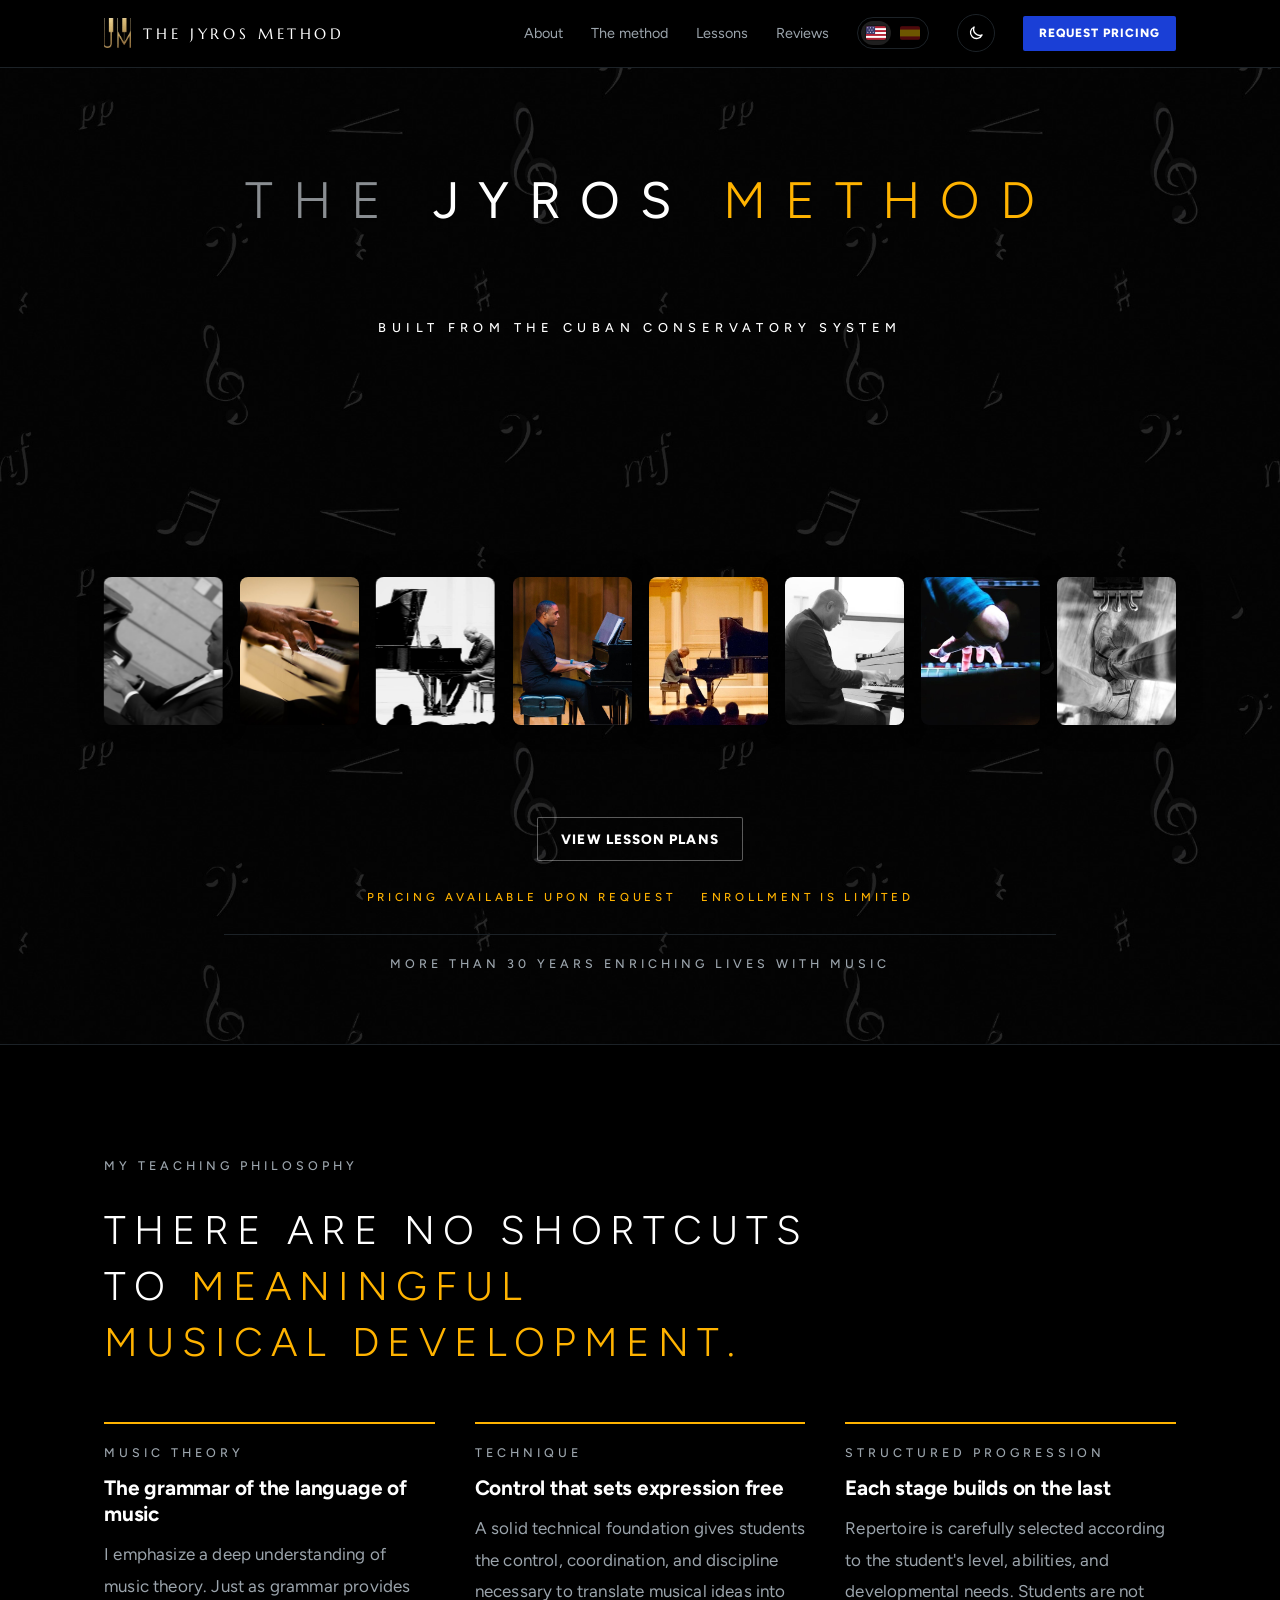
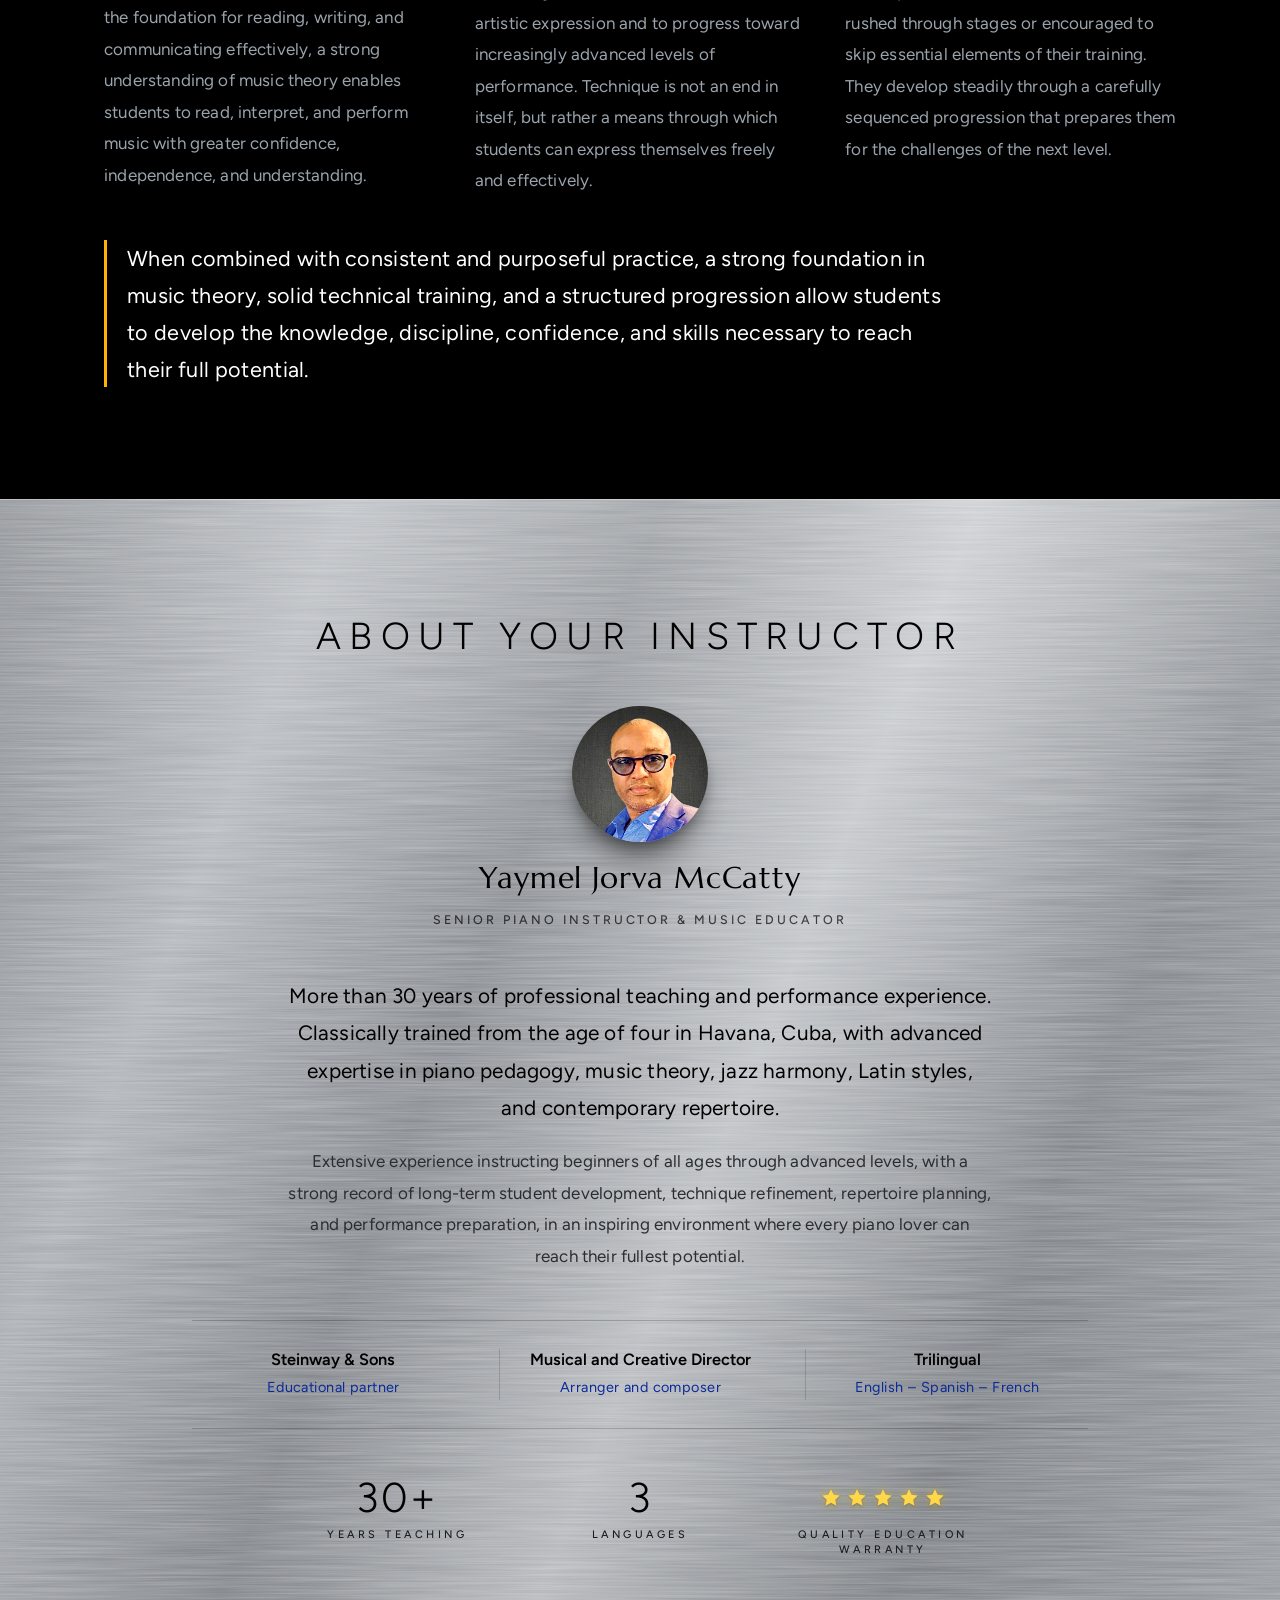
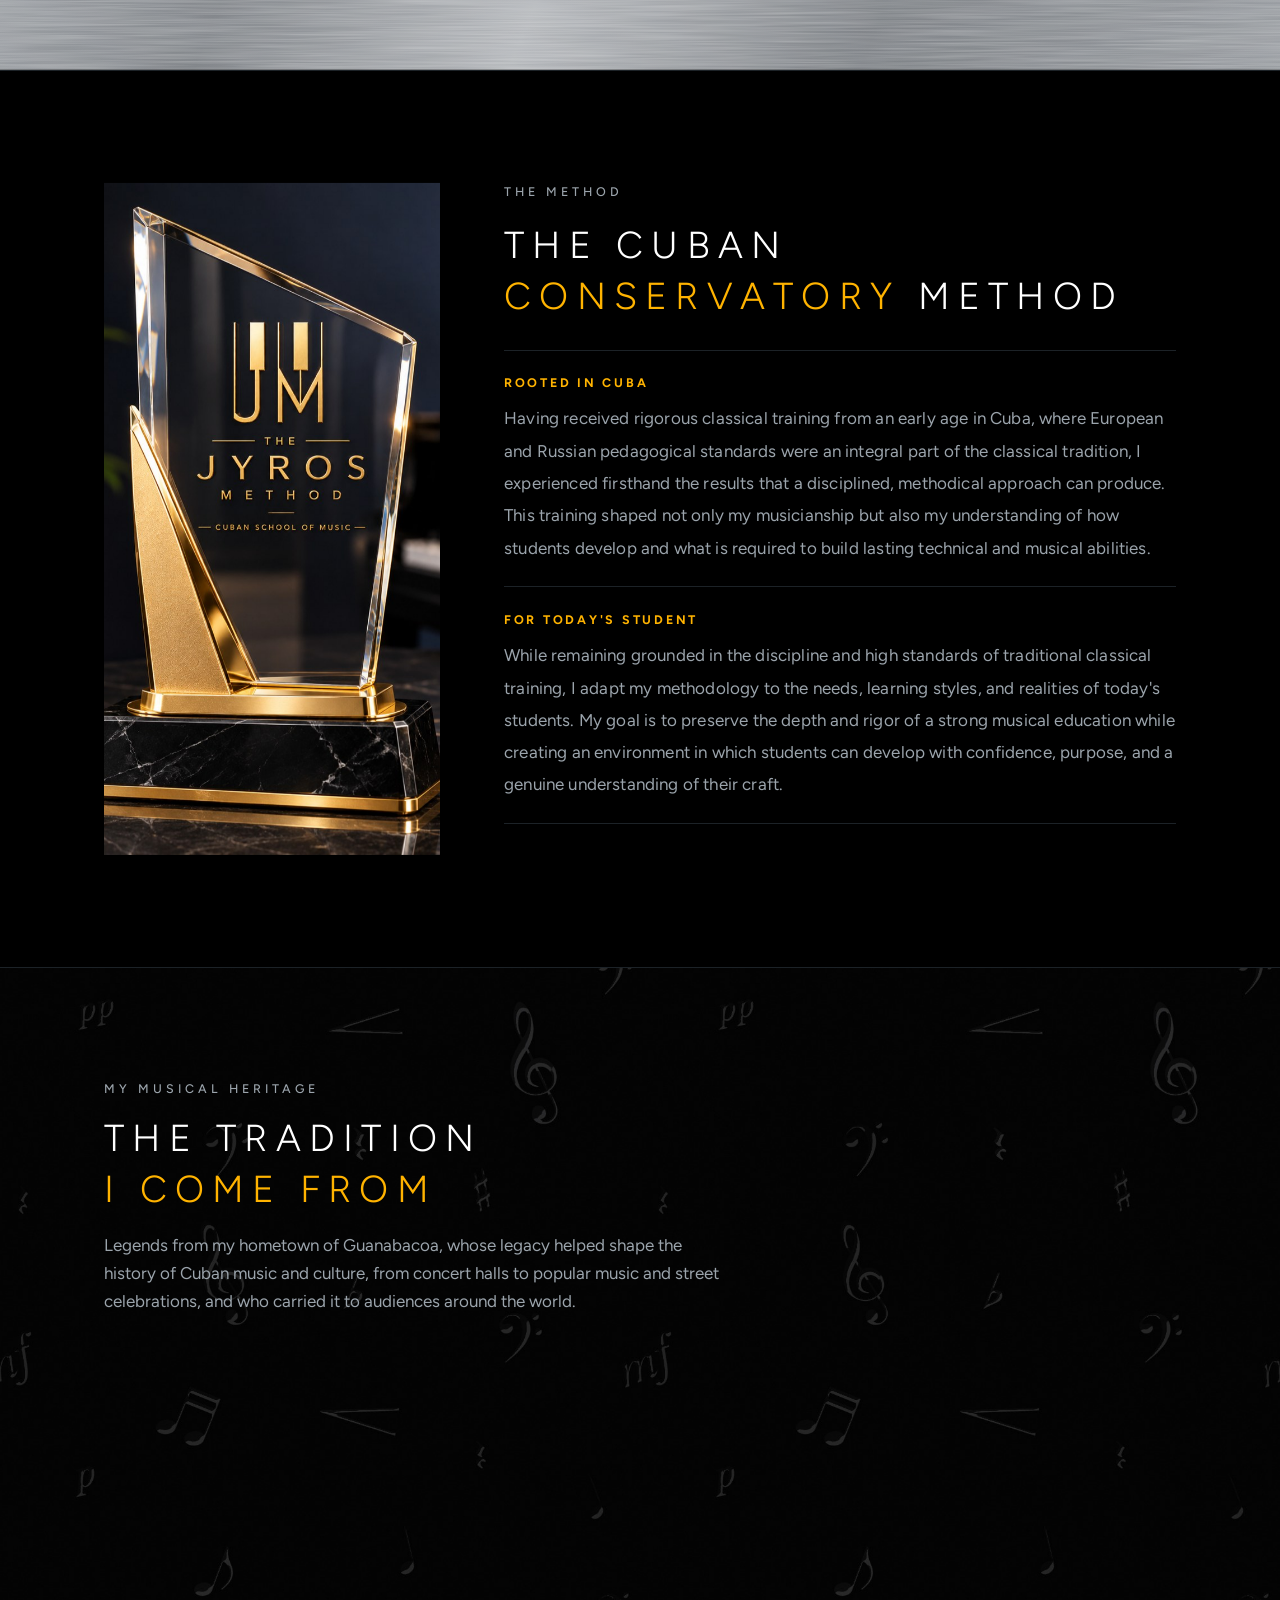
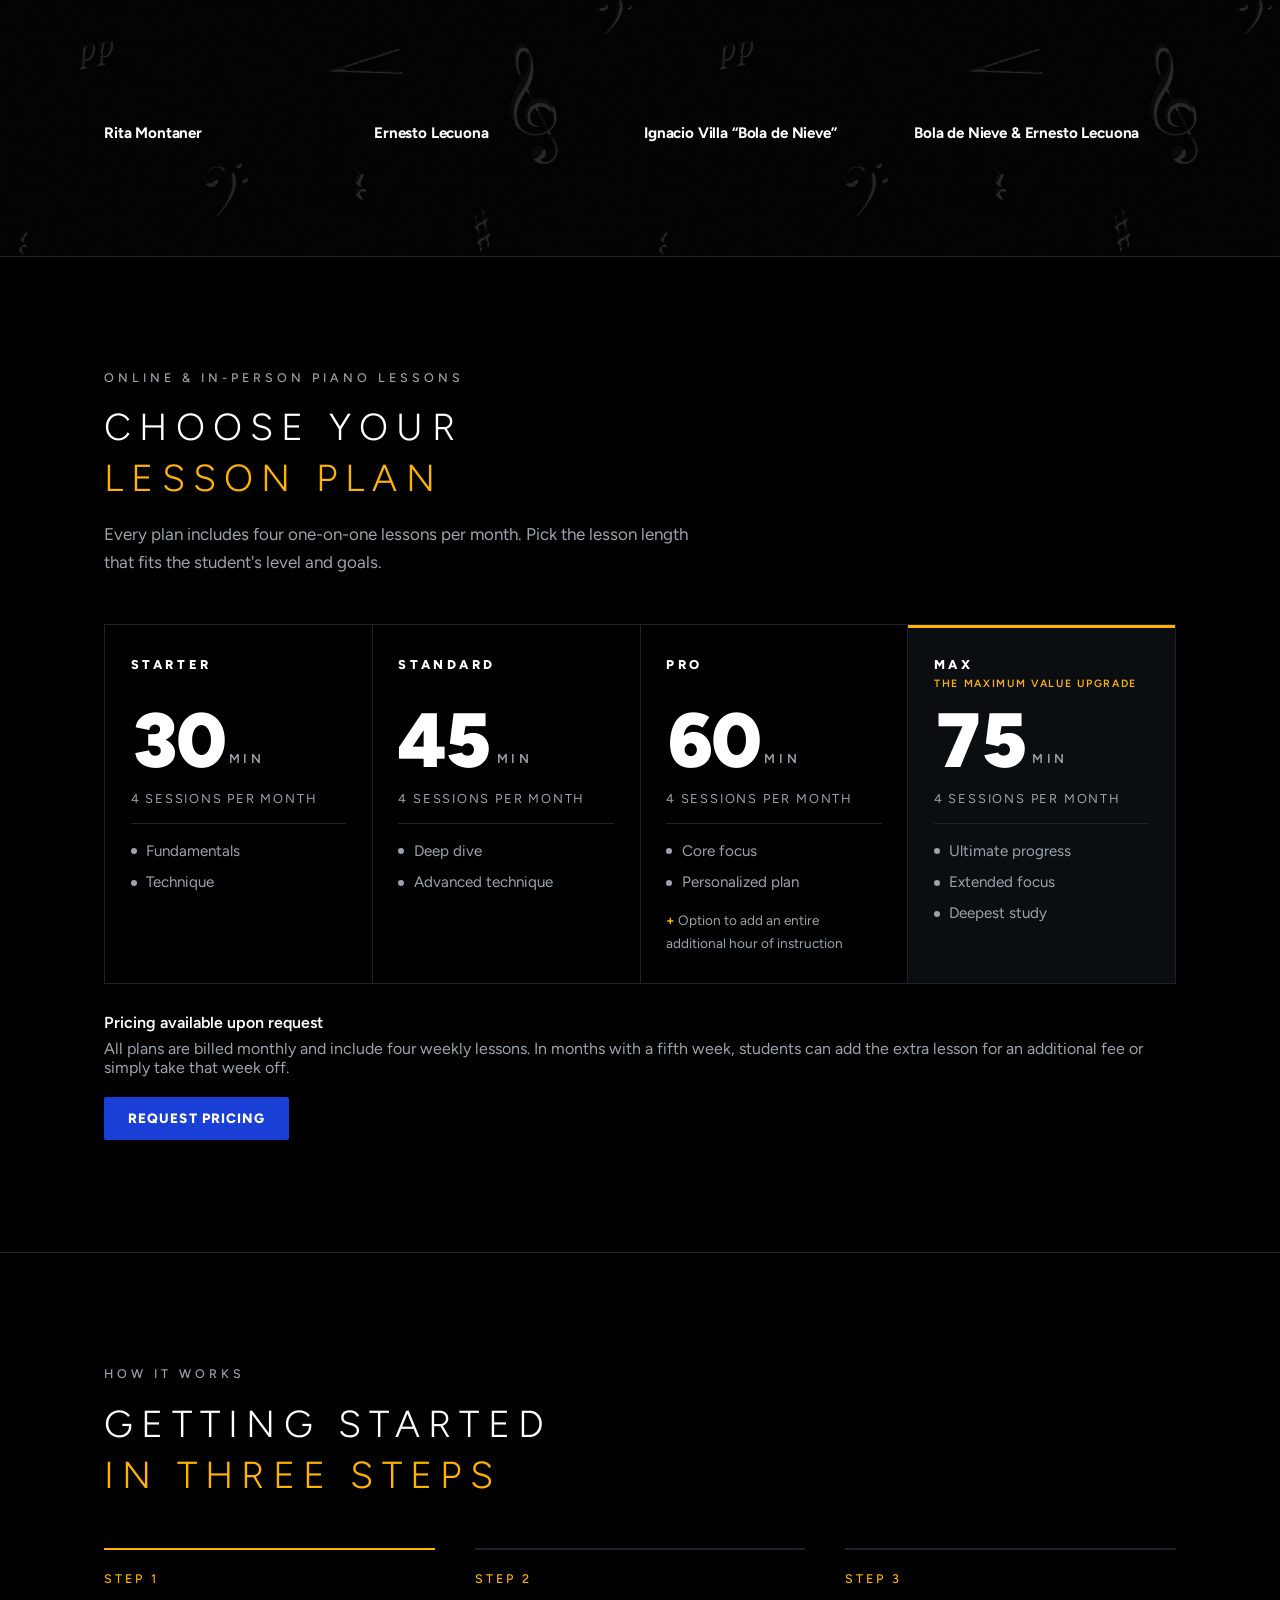
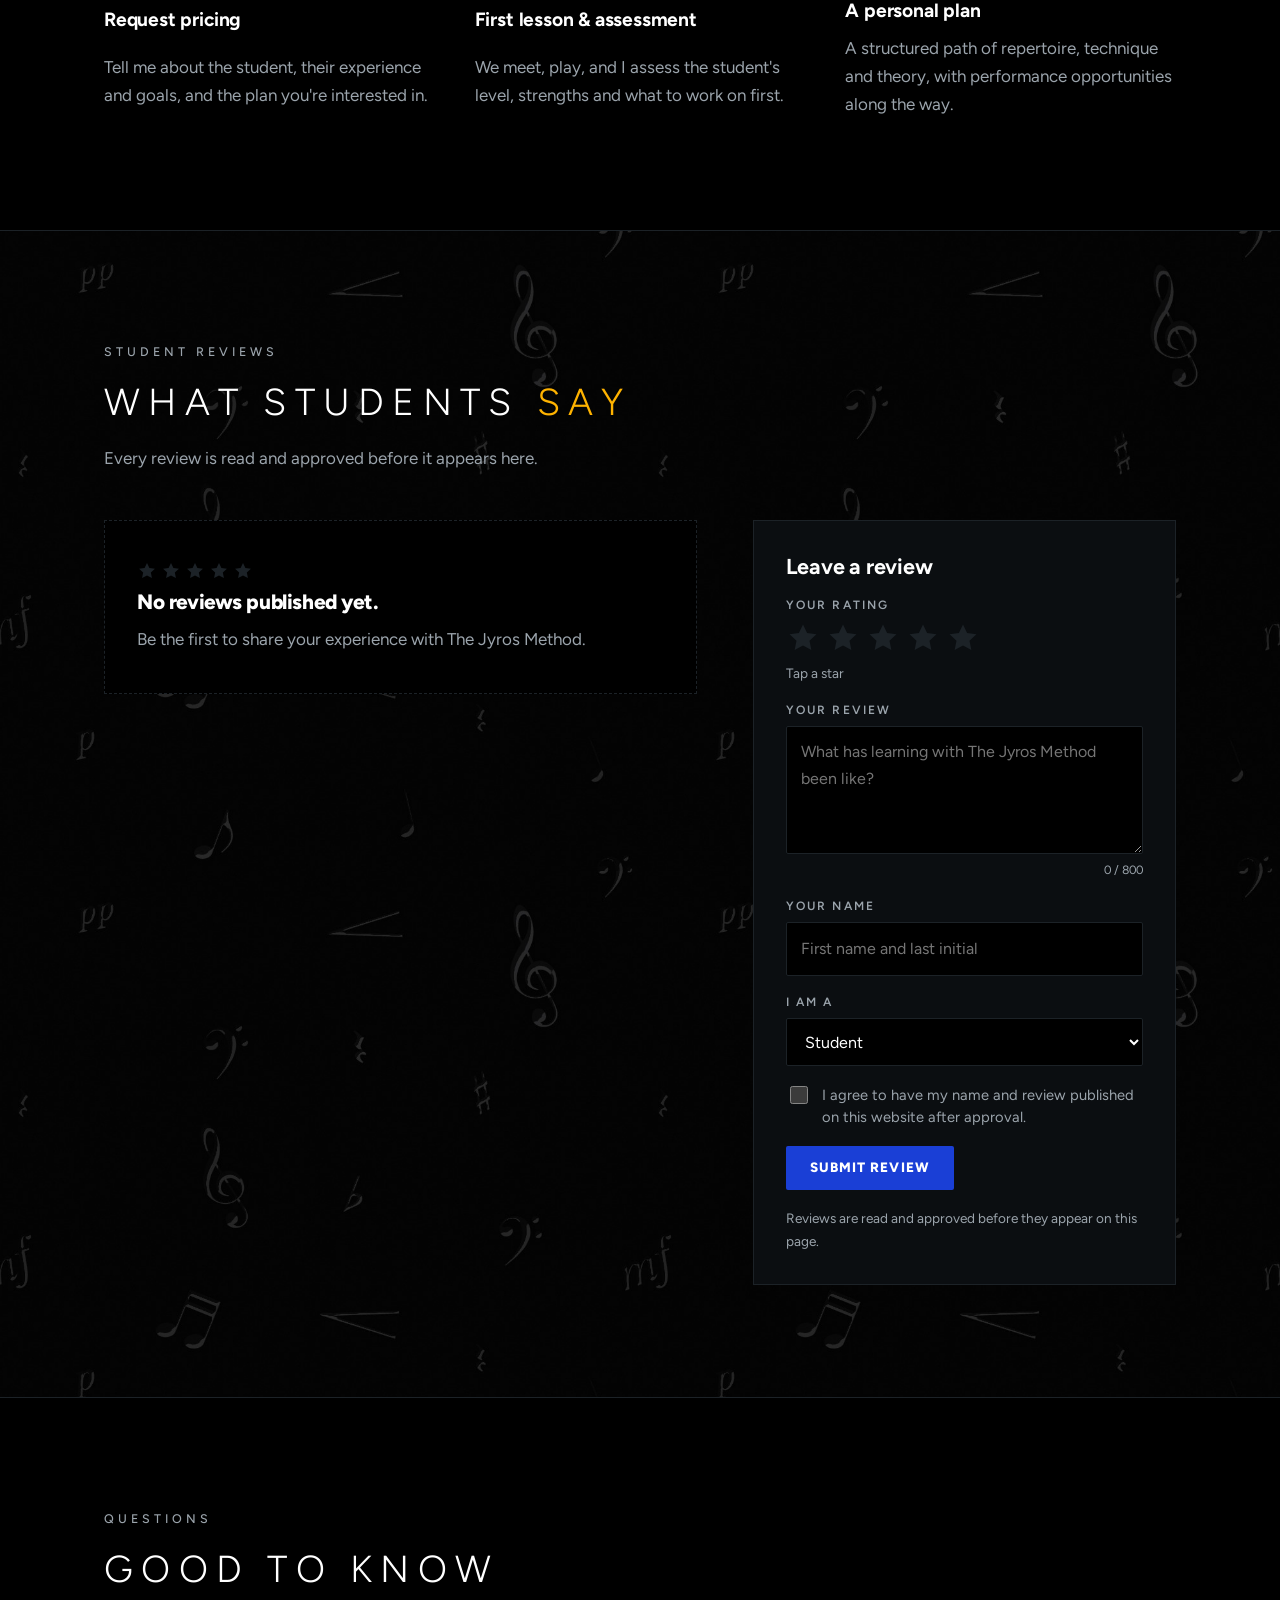
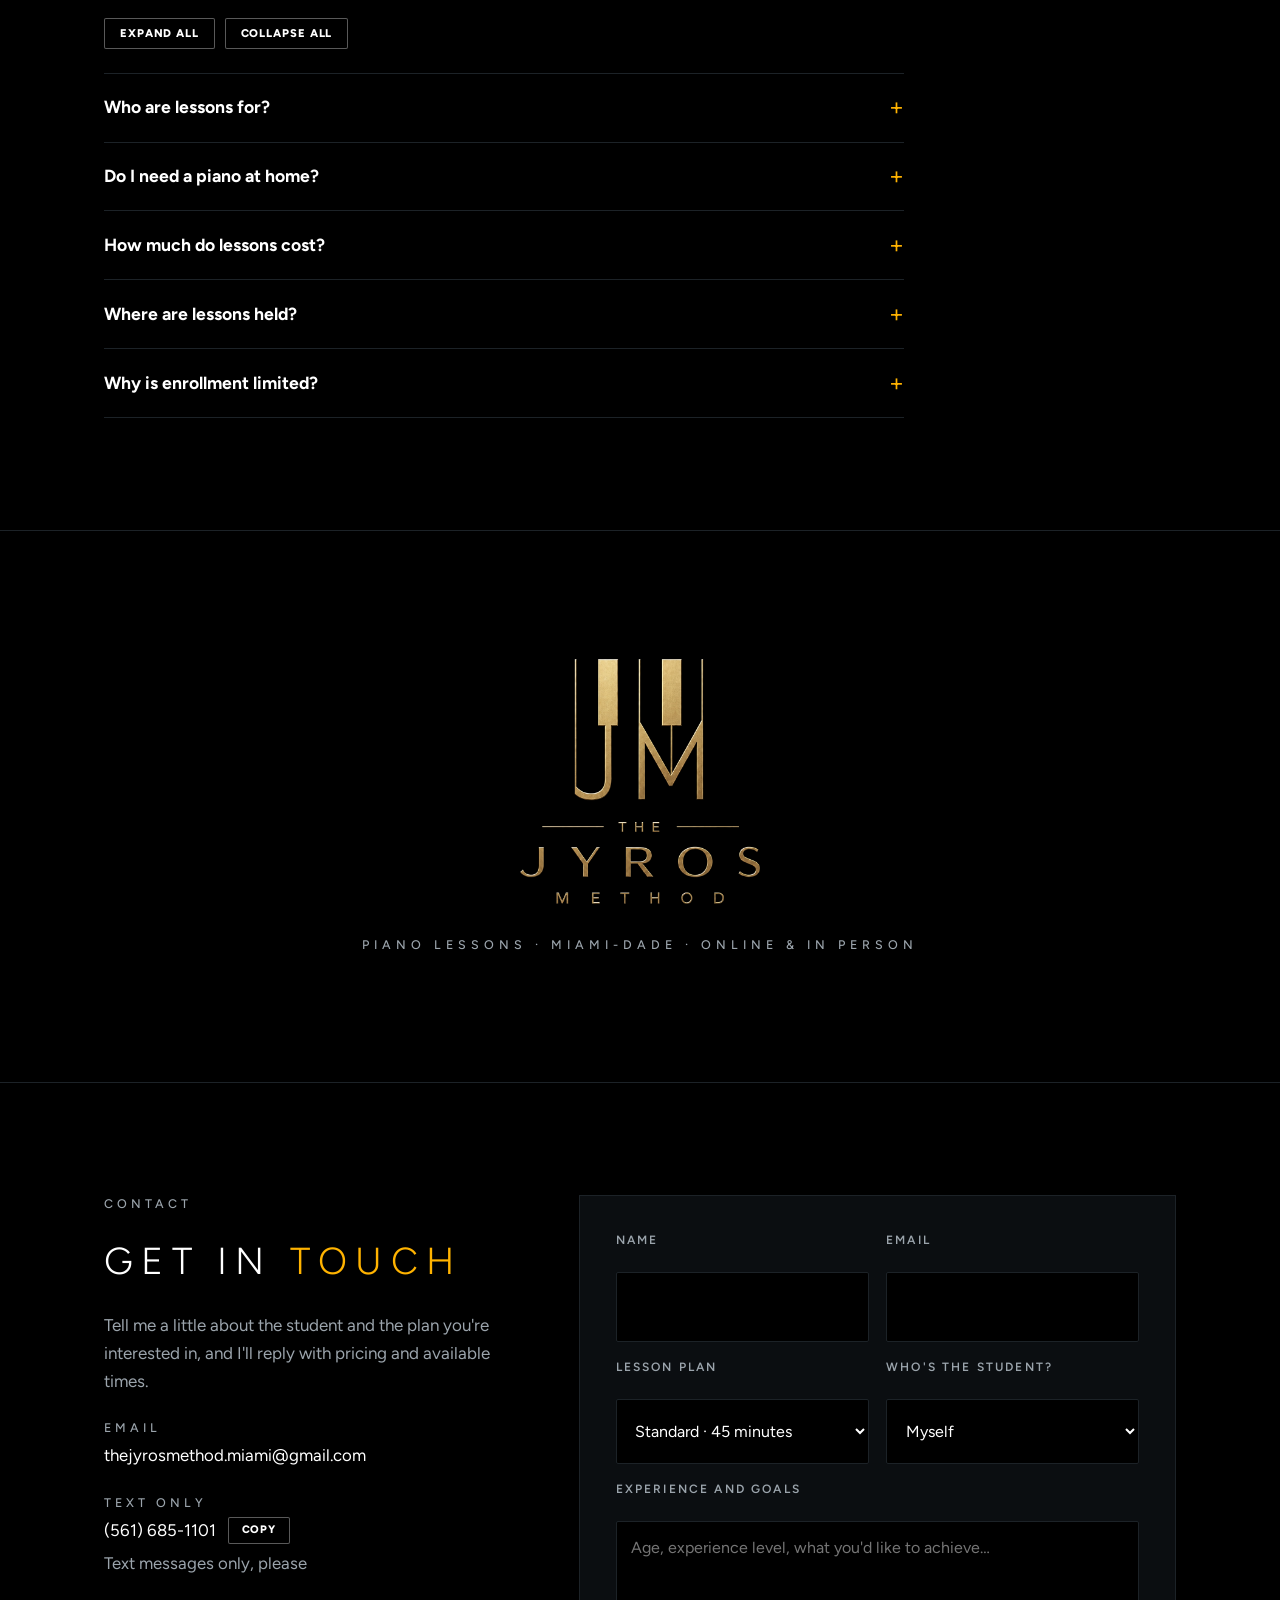
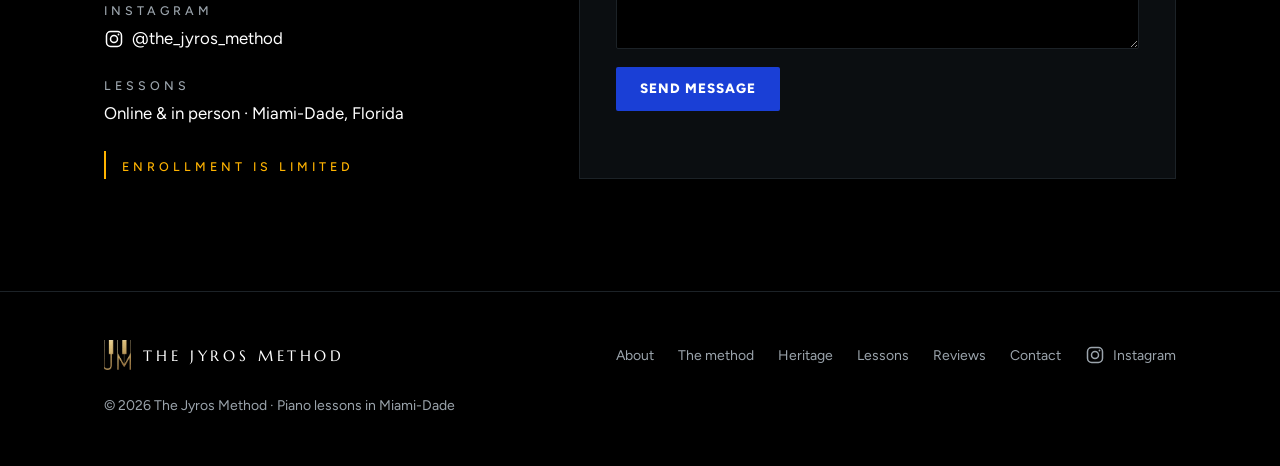
<file: the-jyros-method/index.html>
<!DOCTYPE html>
<html lang="en">
<head>
<meta charset="utf-8">
<meta name="viewport" content="width=device-width, initial-scale=1, viewport-fit=cover">
<title>The Jyros Method</title>
<link rel="icon" href="logo-mark.png">
<meta name="description" content="The Jyros Method: private piano lessons, online and in person in Miami-Dade, with Yaymel Jorva McCatty. Built from the Cuban Conservatory System.">
<link rel="preconnect" href="https://fonts.googleapis.com">
<link rel="preconnect" href="https://fonts.gstatic.com" crossorigin>
<link rel="stylesheet" href="https://fonts.googleapis.com/css2?family=Figtree:wght@200;300;400;500;600;700;800;900&family=Marcellus&display=swap">
<link rel="stylesheet" href="styles.css">
</head>
<body>
<header>
  <div class="wrap nav">
    <a class="brand" href="#top" aria-label="The Jyros Method home">
      <img src="logo-mark.png" alt="" width="27" height="30"><span>THE JYROS METHOD</span>
    </a>
    <ul>
      <li><a href="#about">About</a></li>
      <li><a href="#method">The method</a></li>
      <li><a href="#lessons">Lessons</a></li>
      <li><a href="#reviews">Reviews</a></li>
      <li class="lang-li"><div class="lang" role="group" aria-label="Language"><button type="button" class="lang-btn" data-lang="en" aria-pressed="true" title="English"><svg viewBox="0 0 22 15" aria-hidden="true"><rect width="22" height="15" fill="#b22234"/><g fill="#fff"><rect y="2.14" width="22" height="2.14"/><rect y="6.43" width="22" height="2.14"/><rect y="10.71" width="22" height="2.14"/></g><rect width="10" height="8.57" fill="#3c3b6e"/><g fill="#fff"><circle cx="2" cy="1.8" r=".55"/><circle cx="5" cy="1.8" r=".55"/><circle cx="8" cy="1.8" r=".55"/><circle cx="3.5" cy="4.3" r=".55"/><circle cx="6.5" cy="4.3" r=".55"/><circle cx="2" cy="6.8" r=".55"/><circle cx="5" cy="6.8" r=".55"/><circle cx="8" cy="6.8" r=".55"/></g></svg><span class="sr">English</span></button><button type="button" class="lang-btn" data-lang="es" aria-pressed="false" title="Español"><svg viewBox="0 0 22 15" aria-hidden="true"><rect width="22" height="15" fill="#aa151b"/><rect y="3.75" width="22" height="7.5" fill="#f1bf00"/></svg><span class="sr">Español</span></button></div></li>
      <li class="theme-li"><button class="theme-btn" id="theme-btn" type="button" aria-label="Switch to light theme" title="Light or dark theme"><svg class="moon" viewBox="0 0 24 24" aria-hidden="true"><path d="M20 14.5A8 8 0 0 1 9.5 4a8 8 0 1 0 10.5 10.5z"/></svg><svg class="sun" viewBox="0 0 24 24" aria-hidden="true"><circle cx="12" cy="12" r="4.2"/><path d="M12 2.5v2.2M12 19.3v2.2M2.5 12h2.2M19.3 12h2.2M5.3 5.3l1.6 1.6M17.1 17.1l1.6 1.6M5.3 18.7l1.6-1.6M17.1 6.9l1.6-1.6"/></svg></button></li>
      <li><a class="btn" href="#contact">Request pricing</a></li>
    </ul>
  </div>
</header>

<main id="top">
  <div class="hero">
    <div class="wrap hero-grid">
      <div class="hero-copy">
        <div class="wordmark">
          <h1 data-noi18n><strong><span>The</span> <span class="jy">Jyros</span> <span class="ls">Method</span></strong></h1>
          <span class="caps">Built from the Cuban Conservatory System</span>
        </div>
      </div>
      <div class="strip">
        <div class="stack">
          <div class="tile"><div class="tile-inner"><img src="own-1.jpg" alt="Yaymel Jorva McCatty playing a grand piano in a dark suit" width="1000" height="667" style="object-position:40% 45%"><div class="tile-back"><p>On the piano, melody and harmony live in your own two hands.</p></div></div></div>
          <div class="tile"><div class="tile-inner"><img src="own-2.jpg" alt="Close-up of Yaymel's hands on the keys of a Steinway grand" width="1000" height="658" style="object-position:50% 35%"><div class="tile-back"><p>Studies link music lessons with stronger listening, reading and math skills.</p></div></div></div>
          <div class="tile"><div class="tile-inner"><img src="own-3.jpg" alt="Yaymel performing on stage at Carnegie Hall" width="1000" height="494" style="object-position:30% 50%"><div class="tile-back"><p>A few minutes at the keys can calm the mind and lift your mood.</p></div></div></div>
          <div class="tile"><div class="tile-inner"><img src="own-4.jpg" alt="Yaymel at the piano in concert, in warm stage light" width="867" height="1000" style="object-position:40% 40%"><div class="tile-back"><p>Reading music teaches your brain to think ahead, a skill for life.</p></div></div></div>
          <div class="tile"><div class="tile-inner"><img src="own-5.jpg" alt="Yaymel performing at Carnegie Hall in golden light" width="1000" height="547" style="object-position:30% 55%"><div class="tile-back"><p>Every piece you learn builds patience, discipline and confidence.</p></div></div></div>
          <div class="tile"><div class="tile-inner"><img src="own-6.jpg" alt="Yaymel smiling at the piano in a bright Steinway hall" width="636" height="463" style="object-position:40% 45%"><div class="tile-back"><p>The piano opens the door to every style, from Bach to bolero to jazz.</p></div></div></div>
          <div class="tile"><div class="tile-inner"><img src="own-7b.jpg" alt="Yaymel's hand on the keys in deep blue stage light" width="1000" height="524" style="object-position:30% 55%"><div class="tile-back"><p>It's never too late: learning piano keeps the mind active at any age.</p></div></div></div>
          <div class="tile"><div class="tile-inner"><img src="own-8.jpg" alt="Yaymel's feet resting by the piano pedals, seen from above" width="800" height="1000" style="object-position:50% 30%"><div class="tile-back"><p>One day you'll play the song you love for the people you love.</p></div></div></div>
          <span class="stack-hint" aria-live="polite">Click the top card to flip it</span>
        </div>
      </div>
      <div class="hero-cta">
        <div class="actions">
          <a class="btn ghost" href="#lessons">View lesson plans</a>
        </div>
        <div class="notice">
          <span class="caps">Pricing available upon request</span>
          <span class="caps">Enrollment is limited</span>
        </div>
        <span class="caps years">More than 30 years enriching lives with music</span>
      </div>
    </div>
  </div>

  <section class="statement">
    <div class="wrap">
      <span class="caps">My teaching philosophy</span>
      <p class="philosophy-big" data-es='No hay atajos hacia un <span class="gold">desarrollo musical significativo.</span>'>There are no shortcuts to <span class="gold">meaningful musical development.</span></p>
      <div class="phil-grid">
        <div class="phil">
          <span class="caps">Music theory</span>
          <h3>The grammar of the language of music</h3>
          <p>I emphasize a deep understanding of music theory. Just as grammar provides the foundation for reading, writing, and communicating effectively, a strong understanding of music theory enables students to read, interpret, and perform music with greater confidence, independence, and understanding.</p>
        </div>
        <div class="phil">
          <span class="caps">Technique</span>
          <h3>Control that sets expression free</h3>
          <p>A solid technical foundation gives students the control, coordination, and discipline necessary to translate musical ideas into artistic expression and to progress toward increasingly advanced levels of performance. Technique is not an end in itself, but rather a means through which students can express themselves freely and effectively.</p>
        </div>
        <div class="phil">
          <span class="caps">Structured progression</span>
          <h3>Each stage builds on the last</h3>
          <p>Repertoire is carefully selected according to the student's level, abilities, and developmental needs. Students are not rushed through stages or encouraged to skip essential elements of their training. They develop steadily through a carefully sequenced progression that prepares them for the challenges of the next level.</p>
        </div>
      </div>
      <p class="philosophy-sub">When combined with consistent and purposeful practice, a strong foundation in music theory, solid technical training, and a structured progression allow students to develop the knowledge, discipline, confidence, and skills necessary to reach their full potential.</p>
    </div>
  </section>

  <section id="about">
    <div class="wrap ab">
      <h2 class="about-head">About your instructor</h2>
      <div class="ab-id">
        <img loading="lazy" decoding="async" class="about-portrait" src="portrait-round.jpg" alt="Portrait of Yaymel Jorva McCatty in a blue blazer and round glasses" width="520" height="520">
        <p class="about-name">Yaymel Jorva McCatty</p>
        <span class="caps ab-role">Senior Piano Instructor &amp; Music Educator</span>
      </div>
      <div class="ab-text">
        <p class="about-bio">More than 30 years of professional teaching and performance experience. Classically trained from the age of four in Havana, Cuba, with advanced expertise in piano pedagogy, music theory, jazz harmony, Latin styles, and contemporary repertoire.</p>
        <p class="about-more">Extensive experience instructing beginners of all ages through advanced levels, with a strong record of long-term student development, technique refinement, repertoire planning, and performance preparation, in an inspiring environment where every piano lover can reach their fullest potential.</p>
      </div>
      <ul class="ab-creds">
        <li><strong>Steinway &amp; Sons</strong><span>Educational partner</span></li>
        <li><strong>Musical and Creative Director</strong><span>Arranger and composer</span></li>
        <li><strong>Trilingual</strong><span>English – Spanish – French</span></li>
      </ul>
      <div class="ab-facts">
        <div><strong>30+</strong><span class="caps">Years teaching</span></div>
        <div><strong>3</strong><span class="caps">Languages</span></div>
        <div><div class="stars" role="img" aria-label="Five stars">
              <svg viewBox="0 0 24 24"><path d="M12 2.5l2.9 6 6.6.8-4.9 4.6 1.3 6.6L12 17.3 6.1 20.5l1.3-6.6L2.5 9.3l6.6-.8z"/></svg><svg viewBox="0 0 24 24"><path d="M12 2.5l2.9 6 6.6.8-4.9 4.6 1.3 6.6L12 17.3 6.1 20.5l1.3-6.6L2.5 9.3l6.6-.8z"/></svg><svg viewBox="0 0 24 24"><path d="M12 2.5l2.9 6 6.6.8-4.9 4.6 1.3 6.6L12 17.3 6.1 20.5l1.3-6.6L2.5 9.3l6.6-.8z"/></svg><svg viewBox="0 0 24 24"><path d="M12 2.5l2.9 6 6.6.8-4.9 4.6 1.3 6.6L12 17.3 6.1 20.5l1.3-6.6L2.5 9.3l6.6-.8z"/></svg><svg viewBox="0 0 24 24"><path d="M12 2.5l2.9 6 6.6.8-4.9 4.6 1.3 6.6L12 17.3 6.1 20.5l1.3-6.6L2.5 9.3l6.6-.8z"/></svg>
            </div><span class="caps">Quality education warranty</span></div>
      </div>
    </div>
  </section>

  <section id="method">
    <div class="wrap method">
      <div class="method-photos">
        <img loading="lazy" decoding="async" class="tall" src="method-trophy.jpg" alt="A crystal and gold award engraved with The Jyros Method logo, on a black marble base" width="1000" height="1200" style="object-position:50% 45%">
      </div>
      <div class="method-text">
        <span class="caps">The method</span>
        <h2 data-es='El método del <span class="gold">conservatorio</span> cubano'>The Cuban <span class="gold">Conservatory</span> Method</h2>
        <dl class="pillars">
          <div><dt>Rooted in Cuba</dt><dd>Having received rigorous classical training from an early age in Cuba, where European and Russian pedagogical standards were an integral part of the classical tradition, I experienced firsthand the results that a disciplined, methodical approach can produce. This training shaped not only my musicianship but also my understanding of how students develop and what is required to build lasting technical and musical abilities.</dd></div>
          <div><dt>For today's student</dt><dd>While remaining grounded in the discipline and high standards of traditional classical training, I adapt my methodology to the needs, learning styles, and realities of today's students. My goal is to preserve the depth and rigor of a strong musical education while creating an environment in which students can develop with confidence, purpose, and a genuine understanding of their craft.</dd></div>
        </dl>
      </div>
    </div>
  </section>

  <section id="heritage">
    <div class="wrap">
      <div class="sec-head">
        <span class="caps">My musical heritage</span>
        <h2 data-es='La tradición <span class="gold">de donde vengo</span>'>The tradition <span class="gold">I come from</span></h2>
        <p>Legends from my hometown of Guanabacoa, whose legacy helped shape the history of Cuban music and culture, from concert halls to popular music and street celebrations, and who carried it to audiences around the world.</p>
      </div>
      <div class="legends">
        <figure class="y"><div class="card"><div class="flip"><img loading="lazy" decoding="async" src="legend-1.jpg" alt="Rita Montaner, vintage studio portrait" width="840" height="1200"><span class="back"><em>Born in Guanabacoa</em><strong>Rita Montaner</strong><span>Singer, pianist and actress, and one of Cuba’s first great stars, known as “La Única.”</span></span></div></div><figcaption>Rita Montaner</figcaption></figure>
        <figure class="b"><div class="card"><div class="flip"><img loading="lazy" decoding="async" src="legend-2b.jpg" alt="Ernesto Lecuona at the piano, writing on a music score" width="880" height="1197" style="object-position:35% 30%"><span class="back"><em data-es="Nacido en Guanabacoa">Born in Guanabacoa</em><strong>Ernesto Lecuona</strong><span>Pianist and composer, Cuba’s most celebrated, the author of “Malagueña” and the Suite Andalucía.</span></span></div></div><figcaption>Ernesto Lecuona</figcaption></figure>
        <figure class="y"><div class="card"><div class="flip"><img loading="lazy" decoding="async" src="legend-3.jpg" alt="Ignacio Villa “Bola de Nieve” laughing beside a grand piano on stage" width="814" height="1200"><span class="back"><em data-es="Nacido en Guanabacoa">Born in Guanabacoa</em><strong>Bola de Nieve</strong><span>Singer, pianist and songwriter, famous for his intimate voice-and-piano style. He began as Rita Montaner’s accompanist.</span></span></div></div><figcaption>Ignacio Villa “Bola de Nieve”</figcaption></figure>
        <figure class="b"><div class="card"><div class="flip"><img loading="lazy" decoding="async" src="legend-4c.jpg" alt="Bola de Nieve and Ernesto Lecuona embracing" width="576" height="768"><span class="back"><em>Both born in Guanabacoa</em><strong>Two icons</strong><span>Lecuona and Bola de Nieve, two giants of Cuban music who carried its songs to stages around the world.</span></span></div></div><figcaption>Bola de Nieve &amp; Ernesto Lecuona</figcaption></figure>
      </div>
    </div>
  </section>

  <section id="lessons">
    <div class="wrap">
      <div class="sec-head">
        <span class="caps">Online &amp; in-person piano lessons</span>
        <h2 data-es='Elija su <span class="gold">plan de clases</span>'>Choose your <span class="gold">lesson plan</span></h2>
        <p>Every plan includes four one-on-one lessons per month. Pick the lesson length that fits the student's level and goals.</p>
      </div>
      <div class="lengths">
        <div class="len"><span class="tier">Starter</span><div class="mins">30<small>MIN</small></div><span class="per">4 sessions per month</span><ul><li>Fundamentals</li><li>Technique</li></ul></div>
        <div class="len"><span class="tier">Standard</span><div class="mins">45<small>MIN</small></div><span class="per">4 sessions per month</span><ul><li>Deep dive</li><li>Advanced technique</li></ul></div>
        <div class="len"><span class="tier">Pro</span><div class="mins">60<small>MIN</small></div><span class="per">4 sessions per month</span><ul><li>Core focus</li><li>Personalized plan</li></ul><p class="extra"><strong>+</strong> Option to add an entire additional hour of instruction</p></div>
        <div class="len max"><span class="tier">Max <em>The maximum value upgrade</em></span><div class="mins">75<small>MIN</small></div><span class="per">4 sessions per month</span><ul><li>Ultimate progress</li><li>Extended focus</li><li>Deepest study</li></ul></div>
      </div>
      <div class="price-note">
        <p>Pricing available upon request<span>All plans are billed monthly and include four weekly lessons. In months with a fifth week, students can add the extra lesson for an additional fee or simply take that week off.</span></p>
        <a class="btn" href="#contact">Request pricing</a>
      </div>
    </div>
  </section>

  <section id="steps">
    <div class="wrap">
      <div class="sec-head">
        <span class="caps">How it works</span>
        <h2 data-es='Cómo empezar <span class="gold">en tres pasos</span>'>Getting started <span class="gold">in three steps</span></h2>
      </div>
      <div class="steps">
        <div class="step"><span class="caps">Step 1</span><h3>Request pricing</h3><p>Tell me about the student, their experience and goals, and the plan you're interested in.</p></div>
        <div class="step"><span class="caps">Step 2</span><h3>First lesson &amp; assessment</h3><p>We meet, play, and I assess the student's level, strengths and what to work on first.</p></div>
        <div class="step"><span class="caps">Step 3</span><h3>A personal plan</h3><p>A structured path of repertoire, technique and theory, with performance opportunities along the way.</p></div>
      </div>
    </div>
  </section>

  <section id="reviews">
    <div class="wrap">
      <div class="sec-head">
        <span class="caps">Student reviews</span>
        <h2 data-es='Lo que dicen <span class="gold">los estudiantes</span>'>What students <span class="gold">say</span></h2>
        <p>Every review is read and approved before it appears here.</p>
      </div>
      <div class="reviews">
        <div class="review-list" id="review-list">
          <div class="review-empty">
            <div class="stars dim" aria-hidden="true"><svg viewBox="0 0 24 24" aria-hidden="true"><path d="M12 2.5l2.9 6 6.6.8-4.9 4.6 1.3 6.6L12 17.3 6.1 20.5l1.3-6.6L2.5 9.3l6.6-.8z"/></svg><svg viewBox="0 0 24 24" aria-hidden="true"><path d="M12 2.5l2.9 6 6.6.8-4.9 4.6 1.3 6.6L12 17.3 6.1 20.5l1.3-6.6L2.5 9.3l6.6-.8z"/></svg><svg viewBox="0 0 24 24" aria-hidden="true"><path d="M12 2.5l2.9 6 6.6.8-4.9 4.6 1.3 6.6L12 17.3 6.1 20.5l1.3-6.6L2.5 9.3l6.6-.8z"/></svg><svg viewBox="0 0 24 24" aria-hidden="true"><path d="M12 2.5l2.9 6 6.6.8-4.9 4.6 1.3 6.6L12 17.3 6.1 20.5l1.3-6.6L2.5 9.3l6.6-.8z"/></svg><svg viewBox="0 0 24 24" aria-hidden="true"><path d="M12 2.5l2.9 6 6.6.8-4.9 4.6 1.3 6.6L12 17.3 6.1 20.5l1.3-6.6L2.5 9.3l6.6-.8z"/></svg></div>
            <p>No reviews published yet.</p>
            <span>Be the first to share your experience with The Jyros Method.</span>
          </div>
          <!-- Approved review template:
          <figure class="review">
            <div class="stars" role="img" aria-label="5 out of 5 stars">…5 star svgs…</div>
            <blockquote>Review text</blockquote>
            <figcaption><strong>Name</strong><span>Student · 45-minute lessons</span></figcaption>
          </figure>
          -->
        </div>
        <form class="review-form" id="review-form" novalidate>
          <h3>Leave a review</h3>
          <fieldset class="rate">
            <legend>Your rating</legend>
            <div class="rate-stars" id="rate-stars"><input type="radio" id="r5" name="rating" value="5"><label for="r5" title="5"><svg viewBox="0 0 24 24" aria-hidden="true"><path d="M12 2.5l2.9 6 6.6.8-4.9 4.6 1.3 6.6L12 17.3 6.1 20.5l1.3-6.6L2.5 9.3l6.6-.8z"/></svg><span class="sr">5</span></label><input type="radio" id="r4" name="rating" value="4"><label for="r4" title="4"><svg viewBox="0 0 24 24" aria-hidden="true"><path d="M12 2.5l2.9 6 6.6.8-4.9 4.6 1.3 6.6L12 17.3 6.1 20.5l1.3-6.6L2.5 9.3l6.6-.8z"/></svg><span class="sr">4</span></label><input type="radio" id="r3" name="rating" value="3"><label for="r3" title="3"><svg viewBox="0 0 24 24" aria-hidden="true"><path d="M12 2.5l2.9 6 6.6.8-4.9 4.6 1.3 6.6L12 17.3 6.1 20.5l1.3-6.6L2.5 9.3l6.6-.8z"/></svg><span class="sr">3</span></label><input type="radio" id="r2" name="rating" value="2"><label for="r2" title="2"><svg viewBox="0 0 24 24" aria-hidden="true"><path d="M12 2.5l2.9 6 6.6.8-4.9 4.6 1.3 6.6L12 17.3 6.1 20.5l1.3-6.6L2.5 9.3l6.6-.8z"/></svg><span class="sr">2</span></label><input type="radio" id="r1" name="rating" value="1"><label for="r1" title="1"><svg viewBox="0 0 24 24" aria-hidden="true"><path d="M12 2.5l2.9 6 6.6.8-4.9 4.6 1.3 6.6L12 17.3 6.1 20.5l1.3-6.6L2.5 9.3l6.6-.8z"/></svg><span class="sr">1</span></label></div>
            <span class="rate-label" id="rate-label" aria-live="polite">Tap a star</span>
          </fieldset>
          <div class="field"><label for="rv-text">Your review</label><textarea id="rv-text" name="review" maxlength="800" placeholder="What has learning with The Jyros Method been like?" required></textarea><span class="rv-count" id="rv-count">0 / 800</span></div>
          <div class="row">
            <div class="field"><label for="rv-name">Your name</label><input id="rv-name" name="name" autocomplete="name" placeholder="First name and last initial" required></div>
            <div class="field"><label for="rv-who">I am a</label><select id="rv-who" name="who"><option>Student</option><option>Parent of a student</option></select></div>
          </div>
          <label class="consent"><input type="checkbox" id="rv-consent" required> <span>I agree to have my name and review published on this website after approval.</span></label>
          <div><button class="btn" type="submit">Submit review</button></div>
          <p class="form-msg" id="rv-msg" role="status" hidden></p>
          <p class="rv-note">Reviews are read and approved before they appear on this page.</p>
        </form>
      </div>
    </div>
  </section>

  <section id="faq">
    <div class="wrap">
      <div class="sec-head">
        <span class="caps">Questions</span>
        <h2>Good to know</h2>
      </div>
      <div class="faq-tools"><button class="btn ghost" type="button" id="faq-open">Expand all</button><button class="btn ghost" type="button" id="faq-close">Collapse all</button></div>
      <div class="faq">
        <details><summary>Who are lessons for?</summary><p>Children and adults, from complete beginners to advanced pianists and piano lovers, whether preparing for an audition or a performance, or simply looking to improve their skills to play their favorite songs.</p></details>
        <details><summary>Do I need a piano at home?</summary><p>Consistent, regular practice requires an instrument at the student's disposition. An acoustic piano is ideal; a digital piano with 88 weighted keys is a good alternative.</p></details>
        <details><summary>How much do lessons cost?</summary><p>Pricing is available upon request. Use the form below and include the lesson plan you're interested in.</p></details>
        <details><summary>Where are lessons held?</summary><p>Lessons are offered online and in person in the Miami-Dade area. Location details are shared when you enroll.</p></details>
        <details><summary>Why is enrollment limited?</summary><p>Keeping a small studio means every student gets full attention and a lesson plan built around them. Students are selected after considering a number of factors. Let me know if you'd like to join the current waiting list.</p></details>
      </div>
    </div>
  </section>

  <section class="seal" aria-label="The Jyros Method">
    <div class="wrap">
      <img loading="lazy" decoding="async" src="logo-full.png" alt="The Jyros Method logo" width="790" height="808">
      <span class="caps">Piano lessons · Miami-Dade · Online &amp; in person</span>
    </div>
  </section>

  <section id="contact">
    <div class="wrap contact">
      <div class="contact-info">
        <span class="caps">Contact</span>
        <h2 data-es='Póngase en <span class="gold">contacto</span>'>Get in <span class="gold">touch</span></h2>
        <p>Tell me a little about the student and the plan you're interested in, and I'll reply with pricing and available times.</p>
        <div class="detail"><span class="caps">Email</span><span>thejyrosmethod.miami@gmail.com</span></div>
        <div class="detail"><span class="caps">Text only</span><span class="rv-copy"><span id="ph-num">(561) 685-1101</span><button class="btn ghost" type="button" id="ph-copy-btn">Copy</button></span><span class="ph-note">Text messages only, please</span></div>
        <div class="detail"><span class="caps">Instagram</span><a class="ig-link" href="https://www.instagram.com/the_jyros_method/" target="_blank" rel="noopener"><svg class="ig" viewBox="0 0 24 24" aria-hidden="true"><rect x="3" y="3" width="18" height="18" rx="5"/><circle cx="12" cy="12" r="4.2"/><circle cx="17.4" cy="6.6" r="1.1" class="dot"/></svg><span>@the_jyros_method</span></a></div>
        <div class="detail"><span class="caps">Lessons</span><span>Online &amp; in person · Miami-Dade, Florida</span></div>
        <div class="limited"><span class="caps">Enrollment is limited</span></div>
      </div>
      <form id="trial-form" novalidate>
        <div class="row">
          <div class="field"><label for="name">Name</label><input id="name" name="name" autocomplete="name" required></div>
          <div class="field"><label for="email">Email</label><input id="email" name="email" type="email" autocomplete="email" required></div>
        </div>
        <div class="row">
          <div class="field"><label for="length">Lesson plan</label>
            <select id="length" name="length"><option>Starter · 30 minutes</option><option selected>Standard · 45 minutes</option><option>Pro · 60 minutes</option><option>Max · 75 minutes</option></select></div>
          <div class="field"><label for="student">Who's the student?</label>
            <select id="student" name="student"><option>Myself</option><option>My child</option></select></div>
        </div>
        <div class="field"><label for="message">Experience and goals</label><textarea id="message" name="message" placeholder="Age, experience level, what you'd like to achieve…"></textarea></div>
        <div><button class="btn" type="submit">Send message</button></div>
        <p class="form-msg" id="form-msg" role="status" hidden></p>
      </form>
    </div>
  </section>
</main>

<footer>
  <div class="wrap">
    <a class="brand" href="#top" aria-label="Back to top"><img loading="lazy" decoding="async" src="logo-mark.png" alt="" width="27" height="30"><span>THE JYROS METHOD</span></a>
    <nav class="foot-nav" aria-label="Footer"><a href="#about">About</a><a href="#method">The method</a><a href="#heritage">Heritage</a><a href="#lessons">Lessons</a><a href="#reviews">Reviews</a><a href="#contact">Contact</a><a class="ig-link" href="https://www.instagram.com/the_jyros_method/" target="_blank" rel="noopener" aria-label="Instagram: @the_jyros_method"><svg class="ig" viewBox="0 0 24 24" aria-hidden="true"><rect x="3" y="3" width="18" height="18" rx="5"/><circle cx="12" cy="12" r="4.2"/><circle cx="17.4" cy="6.6" r="1.1" class="dot"/></svg><span>Instagram</span></a></nav>
    <span>© 2026 The Jyros Method · Piano lessons in Miami-Dade</span>
  </div>
</footer>

<script>
var ES = {"About": "Sobre mí", "The method": "El método", "Lessons": "Clases", "Reviews": "Reseñas", "Heritage": "Herencia", "Contact": "Contacto", "Instagram": "Instagram", "Request pricing": "Solicitar precios", "Built from the Cuban Conservatory System": "Basado en el sistema del conservatorio cubano", "On the piano, melody and harmony live in your own two hands.": "En el piano, la melodía y la armonía viven en sus propias manos.", "Studies link music lessons with stronger listening, reading and math skills.": "Los estudios relacionan las clases de música con mejores habilidades de escucha, lectura y matemáticas.", "A few minutes at the keys can calm the mind and lift your mood.": "Unos minutos al teclado pueden calmar la mente y levantar el ánimo.", "Reading music teaches your brain to think ahead, a skill for life.": "Leer música enseña al cerebro a anticiparse, una habilidad para toda la vida.", "Every piece you learn builds patience, discipline and confidence.": "Cada obra que aprende construye paciencia, disciplina y confianza.", "The piano opens the door to every style, from Bach to bolero to jazz.": "El piano abre la puerta a todos los estilos, de Bach al bolero y al jazz.", "It's never too late: learning piano keeps the mind active at any age.": "Nunca es tarde: aprender piano mantiene la mente activa a cualquier edad.", "One day you'll play the song you love for the people you love.": "Un día tocará la canción que ama para las personas que ama.", "Click the top card to flip it": "Haga clic en la carta de arriba para voltearla", "Click again for the next card": "Haga clic de nuevo para ver la siguiente", "View lesson plans": "Ver planes de clases", "Pricing available upon request": "Precios disponibles a solicitud", "Enrollment is limited": "Cupos limitados", "More than 30 years enriching lives with music": "Más de 30 años enriqueciendo vidas con la música", "My teaching philosophy": "Mi filosofía de enseñanza", "Music theory": "Teoría musical", "The grammar of the language of music": "La gramática del lenguaje musical", "I emphasize a deep understanding of music theory. Just as grammar provides the foundation for reading, writing, and communicating effectively, a strong understanding of music theory enables students to read, interpret, and perform music with greater confidence, independence, and understanding.": "Pongo énfasis en una comprensión profunda de la teoría musical. Así como la gramática es la base para leer, escribir y comunicarse con eficacia, un sólido dominio de la teoría musical permite a los estudiantes leer, interpretar y tocar música con mayor confianza, independencia y comprensión.", "Technique": "Técnica", "Control that sets expression free": "Control que libera la expresión", "A solid technical foundation gives students the control, coordination, and discipline necessary to translate musical ideas into artistic expression and to progress toward increasingly advanced levels of performance. Technique is not an end in itself, but rather a means through which students can express themselves freely and effectively.": "Una base técnica sólida da a los estudiantes el control, la coordinación y la disciplina necesarios para convertir las ideas musicales en expresión artística y avanzar hacia niveles de interpretación cada vez más altos. La técnica no es un fin en sí misma, sino el medio para que los estudiantes se expresen con libertad y eficacia.", "Structured progression": "Progresión estructurada", "Each stage builds on the last": "Cada etapa se apoya en la anterior", "Repertoire is carefully selected according to the student's level, abilities, and developmental needs. Students are not rushed through stages or encouraged to skip essential elements of their training. They develop steadily through a carefully sequenced progression that prepares them for the challenges of the next level.": "El repertorio se selecciona con cuidado según el nivel, las habilidades y las necesidades de desarrollo de cada estudiante. No se apresura a nadie entre etapas ni se omiten elementos esenciales de su formación. Los estudiantes avanzan de manera constante a través de una progresión cuidadosamente secuenciada que los prepara para los retos del siguiente nivel.", "When combined with consistent and purposeful practice, a strong foundation in music theory, solid technical training, and a structured progression allow students to develop the knowledge, discipline, confidence, and skills necessary to reach their full potential.": "Junto con una práctica constante y con propósito, una base firme en teoría musical, una formación técnica sólida y una progresión estructurada permiten a los estudiantes desarrollar el conocimiento, la disciplina, la confianza y las habilidades necesarias para alcanzar su máximo potencial.", "About your instructor": "Sobre su profesor", "Senior Piano Instructor & Music Educator": "Profesor de piano y educador musical", "More than 30 years of professional teaching and performance experience. Classically trained from the age of four in Havana, Cuba, with advanced expertise in piano pedagogy, music theory, jazz harmony, Latin styles, and contemporary repertoire.": "Más de 30 años de experiencia profesional en la enseñanza y la interpretación. Formación clásica desde los cuatro años en La Habana, Cuba, con amplio dominio de la pedagogía del piano, la teoría musical, la armonía del jazz, los estilos latinos y el repertorio contemporáneo.", "Extensive experience instructing beginners of all ages through advanced levels, with a strong record of long-term student development, technique refinement, repertoire planning, and performance preparation, in an inspiring environment where every piano lover can reach their fullest potential.": "Amplia experiencia enseñando a estudiantes de todas las edades, desde principiantes hasta niveles avanzados, con una sólida trayectoria en el desarrollo a largo plazo, el perfeccionamiento técnico, la planificación del repertorio y la preparación para presentaciones, en un ambiente inspirador donde cada amante del piano puede alcanzar su máximo potencial.", "Educational partner": "Socio educativo", "Musical and Creative Director": "Director musical y creativo", "Arranger and composer": "Arreglista y compositor", "Trilingual": "Trilingüe", "English – Spanish – French": "Inglés – Español – Francés", "Years teaching": "Años enseñando", "Languages": "Idiomas", "Quality education warranty": "Garantía de educación de calidad", "Rooted in Cuba": "Raíces cubanas", "Having received rigorous classical training from an early age in Cuba, where European and Russian pedagogical standards were an integral part of the classical tradition, I experienced firsthand the results that a disciplined, methodical approach can produce. This training shaped not only my musicianship but also my understanding of how students develop and what is required to build lasting technical and musical abilities.": "Recibí una rigurosa formación clásica desde temprana edad en Cuba, donde los estándares pedagógicos europeos y rusos formaban parte integral de la tradición clásica, y viví en carne propia los resultados que puede dar un enfoque disciplinado y metódico. Esa formación no solo moldeó mi musicalidad, sino también mi comprensión de cómo se desarrollan los estudiantes y de lo que se necesita para construir habilidades técnicas y musicales duraderas.", "For today's student": "Para el estudiante de hoy", "While remaining grounded in the discipline and high standards of traditional classical training, I adapt my methodology to the needs, learning styles, and realities of today's students. My goal is to preserve the depth and rigor of a strong musical education while creating an environment in which students can develop with confidence, purpose, and a genuine understanding of their craft.": "Sin apartarme de la disciplina y los altos estándares de la formación clásica tradicional, adapto mi metodología a las necesidades, los estilos de aprendizaje y la realidad de los estudiantes de hoy. Mi objetivo es preservar la profundidad y el rigor de una sólida educación musical, creando a la vez un ambiente en el que los estudiantes puedan desarrollarse con confianza, propósito y una comprensión genuina de su arte.", "My musical heritage": "Mi herencia musical", "Legends from my hometown of Guanabacoa, whose legacy helped shape the history of Cuban music and culture, from concert halls to popular music and street celebrations, and who carried it to audiences around the world.": "Leyendas de mi pueblo natal, Guanabacoa, cuyo legado ayudó a forjar la historia de la música y la cultura cubanas, desde las salas de concierto hasta la música popular y las fiestas callejeras, y que la llevaron a públicos de todo el mundo.", "Born in Guanabacoa": "Nacida en Guanabacoa", "Both born in Guanabacoa": "Ambos nacidos en Guanabacoa", "Singer, pianist and actress, and one of Cuba’s first great stars, known as “La Única.”": "Cantante, pianista y actriz, una de las primeras grandes estrellas de Cuba, conocida como «La Única».", "Pianist and composer, Cuba’s most celebrated, the author of “Malagueña” and the Suite Andalucía.": "Pianista y compositor, el más célebre de Cuba, autor de «Malagueña» y de la Suite Andalucía.", "Singer, pianist and songwriter, famous for his intimate voice-and-piano style. He began as Rita Montaner’s accompanist.": "Cantante, pianista y compositor, famoso por su íntimo estilo de voz y piano. Comenzó como acompañante de Rita Montaner.", "Two icons": "Dos íconos", "Lecuona and Bola de Nieve, two giants of Cuban music who carried its songs to stages around the world.": "Lecuona y Bola de Nieve, dos gigantes de la música cubana que llevaron sus canciones a escenarios de todo el mundo.", "Bola de Nieve & Ernesto Lecuona": "Bola de Nieve y Ernesto Lecuona", "Online & in-person piano lessons": "Clases de piano en línea y presenciales", "Every plan includes four one-on-one lessons per month. Pick the lesson length that fits the student's level and goals.": "Cada plan incluye cuatro clases individuales al mes. Elija la duración que mejor se adapte al nivel y a los objetivos del estudiante.", "Starter": "Inicial", "Standard": "Estándar", "Pro": "Pro", "Max": "Max", "4 sessions per month": "4 sesiones al mes", "Fundamentals": "Fundamentos", "Deep dive": "Estudio a fondo", "Advanced technique": "Técnica avanzada", "Core focus": "Enfoque esencial", "Personalized plan": "Plan personalizado", "Option to add an entire additional hour of instruction": "Opción de añadir una hora completa adicional de clase", "The maximum value upgrade": "La mejora de máximo valor", "Ultimate progress": "Máximo progreso", "Extended focus": "Enfoque extendido", "Deepest study": "Estudio más profundo", "All plans are billed monthly and include four weekly lessons. In months with a fifth week, students can add the extra lesson for an additional fee or simply take that week off.": "Todos los planes se facturan mensualmente e incluyen cuatro clases semanales. En los meses con una quinta semana, el estudiante puede añadir esa clase por un cargo adicional o simplemente tomarse esa semana libre.", "How it works": "Cómo funciona", "Step 1": "Paso 1", "Step 2": "Paso 2", "Step 3": "Paso 3", "Tell me about the student, their experience and goals, and the plan you're interested in.": "Cuénteme sobre el estudiante, su experiencia, sus objetivos y el plan que le interesa.", "First lesson & assessment": "Primera clase y evaluación", "We meet, play, and I assess the student's level, strengths and what to work on first.": "Nos conocemos, tocamos y evalúo el nivel del estudiante, sus fortalezas y en qué trabajar primero.", "A personal plan": "Un plan personal", "A structured path of repertoire, technique and theory, with performance opportunities along the way.": "Un camino estructurado de repertorio, técnica y teoría, con oportunidades de presentarse en el trayecto.", "Student reviews": "Reseñas de estudiantes", "Every review is read and approved before it appears here.": "Cada reseña se lee y se aprueba antes de publicarse aquí.", "No reviews published yet.": "Aún no hay reseñas publicadas.", "Be the first to share your experience with The Jyros Method.": "Sea el primero en compartir su experiencia con The Jyros Method.", "Leave a review": "Deje una reseña", "Are you a student or a parent of a student? I'd love to hear about your experience. Send a few sentences, the name you'd like shown, and whether you're a student or a parent.": "¿Es estudiante o padre o madre de un estudiante? Me encantaría conocer su experiencia. Envíe unas líneas, el nombre que desea que aparezca y si es estudiante o padre o madre.", "By email": "Por correo", "Copy": "Copiar", "Copied": "Copiado", "Selected": "Seleccionado", "On Instagram": "En Instagram", "Send a message to @the_jyros_method": "Envíe un mensaje a @the_jyros_method", "Reviews are read and approved before they appear on this page.": "Las reseñas se leen y aprueban antes de aparecer en esta página.", "Questions": "Preguntas", "Good to know": "Bueno saber", "Expand all": "Abrir todas", "Collapse all": "Cerrar todas", "Who are lessons for?": "¿Para quién son las clases?", "Children and adults, from complete beginners to advanced pianists and piano lovers, whether preparing for an audition or a performance, or simply looking to improve their skills to play their favorite songs.": "Para niños y adultos, desde principiantes absolutos hasta pianistas avanzados y amantes del piano, ya sea para prepararse para una audición o una presentación, o simplemente para mejorar y tocar sus canciones favoritas.", "Do I need a piano at home?": "¿Necesito un piano en casa?", "Consistent, regular practice requires an instrument at the student's disposition. An acoustic piano is ideal; a digital piano with 88 weighted keys is a good alternative.": "La práctica constante y regular requiere que el estudiante tenga un instrumento a su disposición. Lo ideal es un piano acústico; un piano digital de 88 teclas contrapesadas es una buena alternativa.", "How much do lessons cost?": "¿Cuánto cuestan las clases?", "Pricing is available upon request. Use the form below and include the lesson plan you're interested in.": "Los precios están disponibles a solicitud. Use el formulario de abajo e indique el plan que le interesa.", "Where are lessons held?": "¿Dónde son las clases?", "Lessons are offered online and in person in the Miami-Dade area. Location details are shared when you enroll.": "Las clases se ofrecen en línea y en persona en el área de Miami-Dade. Los detalles del lugar se comparten al inscribirse.", "Why is enrollment limited?": "¿Por qué los cupos son limitados?", "Keeping a small studio means every student gets full attention and a lesson plan built around them. Students are selected after considering a number of factors. Let me know if you'd like to join the current waiting list.": "Mantener un estudio pequeño permite que cada estudiante reciba atención completa y un plan de clases hecho a su medida. Los estudiantes se seleccionan tras considerar varios factores. Avíseme si desea unirse a la lista de espera actual.", "Piano lessons · Miami-Dade · Online & in person": "Clases de piano · Miami-Dade · En línea y presenciales", "Tell me a little about the student and the plan you're interested in, and I'll reply with pricing and available times.": "Cuénteme un poco sobre el estudiante y el plan que le interesa, y le responderé con los precios y los horarios disponibles.", "Email": "Correo", "Text only": "Solo mensajes de texto", "Text messages only, please": "Solo mensajes de texto, por favor", "Online & in person · Miami-Dade, Florida": "En línea y en persona · Miami-Dade, Florida", "Name": "Nombre", "Lesson plan": "Plan de clases", "Starter · 30 minutes": "Inicial · 30 minutos", "Standard · 45 minutes": "Estándar · 45 minutos", "Pro · 60 minutes": "Pro · 60 minutos", "Max · 75 minutes": "Max · 75 minutos", "Who's the student?": "¿Quién es el estudiante?", "Myself": "Yo", "My child": "Mi hijo o hija", "Experience and goals": "Experiencia y objetivos", "Send message": "Enviar mensaje", "© 2026 The Jyros Method · Piano lessons in Miami-Dade": "© 2026 The Jyros Method · Clases de piano en Miami-Dade", "Age, experience level, what you'd like to achieve…": "Edad, nivel de experiencia, lo que le gustaría lograr…", "Add your name and a valid email so I can reply.": "Escriba su nombre y un correo válido para que pueda responderle.", "Thanks, {name}. This form is a preview; connect it to your email or booking tool before the site goes live.": "Gracias, {name}. Este formulario es una vista previa; conéctelo a su correo antes de publicar el sitio.", "Your rating": "Su calificación", "Tap a star": "Toque una estrella", "Poor": "Mala", "Fair": "Regular", "Good": "Buena", "Very good": "Muy buena", "Excellent": "Excelente", "Your review": "Su reseña", "What has learning with The Jyros Method been like?": "¿Cómo ha sido aprender con The Jyros Method?", "Your name": "Su nombre", "First name and last initial": "Nombre e inicial del apellido", "I am a": "Soy", "Student": "Estudiante", "Parent of a student": "Padre o madre de un estudiante", "I agree to have my name and review published on this website after approval.": "Acepto que mi nombre y mi reseña se publiquen en este sitio después de ser aprobados.", "Submit review": "Enviar reseña", "Choose a star rating.": "Elija una calificación con estrellas.", "Write your review and the name you'd like shown.": "Escriba su reseña y el nombre que desea que aparezca.", "Check the box to agree to publication after approval.": "Marque la casilla para aceptar la publicación tras la aprobación.", "Thank you, {name}. Your review will appear here once it is approved.": "Gracias, {name}. Su reseña aparecerá aquí una vez aprobada.", "(Preview: reviews are saved once the site is connected to Firebase.)": "(Vista previa: las reseñas se guardarán cuando el sitio esté conectado a Firebase.)"};
var LANG = 'en';
function T(str) { return LANG === 'es' && ES[str] ? ES[str] : str; }
(function () {
  var root = document.documentElement;
  var REV = {}; Object.keys(ES).forEach(function (k) { REV[ES[k]] = k; });
  function skip(n) { for (var e = n.parentElement; e; e = e.parentElement) { if (e.hasAttribute('data-noi18n') || e.hasAttribute('data-es') || /^(SCRIPT|STYLE)$/.test(e.tagName)) return true; } return false; }
  function swapText(to) {
    var map = to === 'es' ? ES : REV;
    var w = document.createTreeWalker(document.body, NodeFilter.SHOW_TEXT);
    var n, list = [];
    while ((n = w.nextNode())) list.push(n);
    list.forEach(function (n) {
      if (skip(n)) return;
      var raw = n.nodeValue, key = raw.replace(/\s+/g, ' ').trim();
      if (key && map[key]) { var lead = raw.match(/^\s*/)[0], tail = raw.match(/\s*$/)[0]; n.nodeValue = lead + map[key] + tail; }
    });
    document.querySelectorAll('[placeholder]').forEach(function (el) { var v = map[el.getAttribute('placeholder')]; if (v) el.setAttribute('placeholder', v); });
    document.querySelectorAll('[data-es]').forEach(function (el) {
      if (!el.hasAttribute('data-en')) el.setAttribute('data-en', el.innerHTML);
      el.innerHTML = to === 'es' ? el.getAttribute('data-es') : el.getAttribute('data-en');
    });
  }
  function setLang(to, save) {
    if (to === LANG) return;
    swapText(to); LANG = to; root.lang = to;
    document.querySelectorAll('.lang-btn').forEach(function (b) { b.setAttribute('aria-pressed', String(b.getAttribute('data-lang') === to)); });
    if (save) { try { localStorage.setItem('jyros-lang', to); } catch (e) {} }
  }
  document.querySelectorAll('.lang-btn').forEach(function (b) { b.addEventListener('click', function () { setLang(b.getAttribute('data-lang'), true); }); });
  var saved = null; try { saved = localStorage.getItem('jyros-lang'); } catch (e) {}
  if (saved === 'es') setLang('es', false);
})();
(function () {
  var o = document.getElementById('faq-open'), c = document.getElementById('faq-close');
  if (!o || !c) return;
  var all = function () { return document.querySelectorAll('.faq details'); };
  o.addEventListener('click', function () { all().forEach(function (d) { d.open = true; }); });
  c.addEventListener('click', function () { all().forEach(function (d) { d.open = false; }); });
})();
(function () {
  var btn = document.getElementById('ph-copy-btn'), el = document.getElementById('ph-num');
  if (!btn || !el) return;
  btn.addEventListener('click', function () {
    var done = function () { btn.textContent = T('Copied'); setTimeout(function () { btn.textContent = T('Copy'); }, 1800); };
    var fallback = function () { var r = document.createRange(); r.selectNodeContents(el); var sel = getSelection(); sel.removeAllRanges(); sel.addRange(r); btn.textContent = T('Selected'); };
    try { navigator.clipboard.writeText(el.textContent).then(done, fallback); } catch (e) { fallback(); }
  });
})();
(function () {
  var stack = document.querySelector('.strip .stack');
  if (!stack) return;
  var hint = stack.querySelector('.stack-hint');
  var tiles = [].slice.call(stack.querySelectorAll('.tile'));
  var tilt = [-9, 6, -4, 8, -6, 3, -2, 7, -5, 4];
  var reduce = window.matchMedia('(prefers-reduced-motion: reduce)').matches;
  var order = [];
  function nearest(x, y) {
    var best = tiles[0], bd = Infinity;
    tiles.forEach(function (t) {
      var b = t.getBoundingClientRect();
      var d = Math.hypot(x - (b.left + b.width / 2), y - (b.top + b.height / 2));
      if (d < bd) { bd = d; best = t; }
    });
    return best;
  }
  function place(animate) {
    var r = stack.getBoundingClientRect(), cx = r.left + r.width / 2, cy = r.top + r.height / 2;
    order.forEach(function (t, i) {
      var prev = t.style.transform; t.style.transition = 'none'; t.style.transform = 'none';
      var b = t.getBoundingClientRect(); t.style.transform = prev; void t.offsetWidth; t.style.transition = '';
      var dx = cx - (b.left + b.width / 2), dy = cy - (b.top + b.height / 2);
      var ti = tiles.indexOf(t);
      var final = 'translate(' + dx + 'px,' + dy + 'px) rotate(' + tilt[ti] + 'deg) scale(1.3)';
      t.style.zIndex = String(i + 1);
      if (animate && t.animate) {
        var rnd = function (a) { return (Math.random() * 2 - 1) * a; };
        var w1 = 'translate(' + rnd(140) + 'px,' + rnd(90) + 'px) rotate(' + rnd(35) + 'deg) scale(' + (1 + Math.random() * .25) + ')';
        var w2 = 'translate(' + (dx * .45 + rnd(160)) + 'px,' + (dy * .45 + rnd(110)) + 'px) rotate(' + rnd(50) + 'deg) scale(' + (1.05 + Math.random() * .3) + ')';
        var w3 = 'translate(' + (dx * .85 + rnd(70)) + 'px,' + (dy * .85 + rnd(50)) + 'px) rotate(' + (tilt[ti] + rnd(25)) + 'deg) scale(1.35)';
        t.style.transition = 'none';
        t.style.transform = final;
        var anim = t.animate([
          { transform: 'none' },
          { transform: w1, offset: .28 },
          { transform: w2, offset: .58 },
          { transform: w3, offset: .82 },
          { transform: final }
        ], { duration: 2200, delay: i * 90, easing: 'ease-in-out', fill: 'backwards' });
        anim.onfinish = function () { t.style.transition = ''; };
      } else {
        t.style.transitionDelay = '0ms';
        t.style.transform = final;
      }
    });
  }
  function top() { return order[order.length - 1]; }
  function pile(x, y) {
    if (stack.classList.contains('piled')) return;
    var t = nearest(x, y);
    order = tiles.filter(function (o) { return o !== t; }).concat([t]);
    stack.classList.add('piled');
    hint.textContent = T('Click the top card to flip it');
    place(!reduce);
  }
  function spread() {
    stack.classList.remove('piled');
    tiles.forEach(function (t, i) {
      t.classList.remove('flipped');
      t.getAnimations && t.getAnimations().forEach(function (a) { a.cancel(); });
      t.style.transition = '';
      t.style.transitionDelay = reduce ? '0ms' : ((tiles.length - 1 - i) * 60) + 'ms';
      t.style.transform = '';
    });
    setTimeout(function () { if (!stack.classList.contains('piled')) tiles.forEach(function (t) { t.style.zIndex = ''; }); }, 1900);
  }
  function advance() {
    var t = top();
    if (!t.classList.contains('flipped')) {
      t.classList.add('flipped');
      hint.textContent = T('Click again for the next card');
    } else {
      t.classList.remove('flipped');
      order = [t].concat(order.slice(0, -1));
      place(false);
      hint.textContent = T('Click the top card to flip it');
    }
  }
  stack.addEventListener('pointerenter', function (e) { if (e.pointerType === 'mouse') pile(e.clientX, e.clientY); });
  stack.addEventListener('pointerleave', function (e) { if (e.pointerType === 'mouse') spread(); });
  stack.addEventListener('click', function (e) {
    if (!stack.classList.contains('piled')) { pile(e.clientX, e.clientY); return; }
    advance();
  });
  document.addEventListener('click', function (e) {
    if (!stack.contains(e.target) && stack.classList.contains('piled')) spread();
  });
})();
(function () {
  var root = document.documentElement, btn = document.getElementById('theme-btn');
  function apply(mode) {
    if (mode === 'light') root.setAttribute('data-site', 'light'); else root.removeAttribute('data-site');
    if (btn) btn.setAttribute('aria-label', mode === 'light' ? 'Switch to dark theme' : 'Switch to light theme');
  }
  var saved = null;
  try { saved = localStorage.getItem('jyros-theme'); } catch (e) {}
  apply(saved === 'light' ? 'light' : 'dark');
  if (btn) btn.addEventListener('click', function () {
    var next = root.getAttribute('data-site') === 'light' ? 'dark' : 'light';
    apply(next);
    try { localStorage.setItem('jyros-theme', next); } catch (e) {}
  });
})();
document.querySelectorAll('.legends figure').forEach(function (f) {
  f.addEventListener('click', function () {
    if (window.matchMedia('(hover: hover)').matches) return;
    var on = !f.classList.contains('on');
    document.querySelectorAll('.legends figure.on').forEach(function (o) { o.classList.remove('on'); });
    if (on) f.classList.add('on');
  });
});
(function () {
  var f = document.getElementById('review-form'); if (!f) return;
  var labels = ['', 'Poor', 'Fair', 'Good', 'Very good', 'Excellent'];
  var lab = document.getElementById('rate-label'), txt = document.getElementById('rv-text'), cnt = document.getElementById('rv-count'), msg = document.getElementById('rv-msg');
  f.querySelectorAll('input[name="rating"]').forEach(function (r) { r.addEventListener('change', function () { lab.textContent = T(labels[+r.value]) + ' · ' + r.value + ' / 5'; }); });
  txt.addEventListener('input', function () { cnt.textContent = txt.value.length + ' / 800'; });
  f.addEventListener('submit', function (e) {
    e.preventDefault();
    var r = f.querySelector('input[name="rating"]:checked'), name = document.getElementById('rv-name').value.trim();
    if (!r) msg.textContent = T('Choose a star rating.');
    else if (!txt.value.trim() || !name) msg.textContent = T('Write your review and the name you\'d like shown.');
    else if (!document.getElementById('rv-consent').checked) msg.textContent = T('Check the box to agree to publication after approval.');
    else { msg.textContent = T('Thank you, {name}. Your review will appear here once it is approved.').replace('{name}', name.split(' ')[0]) + ' ' + T('(Preview: reviews are saved once the site is connected to Firebase.)'); f.reset(); lab.textContent = T('Tap a star'); cnt.textContent = '0 / 800'; }
    msg.hidden = false;
  });
})();
document.getElementById('trial-form').addEventListener('submit', function (e) {
  e.preventDefault();
  var msg = document.getElementById('form-msg');
  var name = document.getElementById('name').value.trim();
  var email = document.getElementById('email');
  if (!name || !email.value.trim() || !email.checkValidity()) {
    msg.textContent = T('Add your name and a valid email so I can reply.');
  } else {
    msg.textContent = T('Thanks, {name}. This form is a preview; connect it to your email or booking tool before the site goes live.').replace('{name}', name.split(' ')[0]);
    this.reset();
  }
  msg.hidden = false;
});
</script>
</body>
</html>
</file>
<file: the-jyros-method/styles.css>
/* Base reset */
*,*::before,*::after{box-sizing:border-box}
html{-webkit-text-size-adjust:100%}
body{margin:0}
img{max-width:100%}
[hidden]{display:none!important}

/* Layout: photo strip beside the wordmark, then quiet black sections on one strict column */
:root{
  color-scheme:dark;
  --bg:#000000; --surface:#0b0e11; --ink:#ffffff; --muted:#9ba4ac; --grey:#8a8e92; --line:#1c2227;
  --accent:#ffb300; --accent-ink:#000000; --sky:#1a3fd6; --royal:#0f2fb5;
  --heavy:"Figtree", "Segoe UI", system-ui, sans-serif;
  --body:"Figtree", "Segoe UI", system-ui, sans-serif;
  --serif:"Marcellus", Georgia, serif;
  --wrap:72rem;
}
/* Light theme, switched on by the header button (dark stays the default) */
:root[data-site="light"]{color-scheme:light;--bg:#ffffff;--surface:#f3f4f6;--ink:#0b0b0b;--muted:#59616a;--grey:#8a8e92;--line:#e1e4e8;--accent:#c98800}
:root[data-site="light"] .wordmark strong::before{display:none}
:root[data-site="light"] .wordmark strong > span{text-shadow:none}
:root[data-site="light"] header{background:color-mix(in srgb, var(--bg) 90%, transparent)}
.legends .y .back{background:#ffb300!important}
.strip .stack{position:relative;grid-column:1 / -1;display:grid;grid-template-columns:repeat(2,minmax(0,1fr));grid-template-rows:repeat(4,minmax(0,1fr));grid-auto-flow:column;gap:4px;height:100%;min-height:0}
.strip .stack .tile{width:82%;height:82%;border-radius:8px;min-height:0;justify-self:center;align-self:center;position:relative;perspective:900px;transition:transform 1.4s cubic-bezier(.2,.8,.2,1);will-change:transform}
.strip .stack .tile-inner{position:absolute;inset:0;transform-style:preserve-3d;transition:transform .6s cubic-bezier(.45,.05,.25,1)}
.strip .stack .tile.flipped .tile-inner{transform:rotateY(180deg)}
.strip .stack img,.strip .stack .tile-back{position:absolute;inset:0;width:100%;height:100%;border-radius:8px;overflow:hidden;backface-visibility:hidden;-webkit-backface-visibility:hidden}
.strip .stack img{object-fit:cover;display:block;filter:saturate(1.1)}
.strip .stack .tile:nth-child(1) img,.strip .stack .tile:nth-child(3) img{transform:scaleX(-1)}
.strip .stack .tile-back{transform:rotateY(180deg);background:#fff;color:#000;display:flex;align-items:center;justify-content:center;padding:8%;text-align:center}
:root[data-site="light"] .strip .stack .tile-back{background:#000;color:#fff}
.strip .stack .tile-back p{margin:0;font:300 clamp(.42rem,.75vw,.55rem)/1.4 var(--body);letter-spacing:.01em}
.strip .stack.piled .tile{box-shadow:none}
.hero.silver .strip .stack img{box-shadow:none}
.strip .stack .tile{box-shadow:0 0 22px 2px rgba(0,0,0,.4),0 0 8px rgba(0,0,0,.25)}
.stack-hint{position:absolute;left:0;right:0;bottom:4%;text-align:center;font:600 .68rem/1.3 var(--body);letter-spacing:.2em;text-transform:uppercase;color:var(--muted);opacity:0;transition:opacity .4s ease;pointer-events:none;z-index:20}
.strip .stack.piled .stack-hint{opacity:1;transition-delay:2.6s}
.strip .stack{cursor:pointer}
.strip .stack .tile:nth-child(1) img,.strip .stack .tile:nth-child(3) img,.strip .stack .tile:nth-child(6) img,.strip .stack .tile:nth-child(8) img{filter:grayscale(1) contrast(1.05)}

.theme-btn{display:inline-flex;align-items:center;justify-content:center;width:38px;height:38px;border-radius:999px;border:1px solid var(--line);background:transparent;color:var(--ink);cursor:pointer;transition:border-color .2s ease, background .2s ease}
.theme-btn:hover{border-color:var(--ink)}
.theme-btn svg{width:18px;height:18px;fill:none;stroke:currentColor;stroke-width:1.8;stroke-linecap:round;stroke-linejoin:round}
.theme-btn .sun{display:none}
:root[data-site="light"] .theme-btn .sun{display:block}
:root[data-site="light"] .theme-btn .moon{display:none}
*{box-sizing:border-box}
html{scroll-padding-top:5rem}
@media (prefers-reduced-motion:no-preference){html{scroll-behavior:smooth}}
::selection{background:var(--sky);color:#fff}
body{background:var(--bg);color:var(--ink);font:400 1.0625rem/1.65 var(--body);-webkit-font-smoothing:antialiased}
.wrap{max-width:var(--wrap);margin:0 auto;padding-left:max(16px, env(safe-area-inset-left, 0px));padding-right:max(16px, env(safe-area-inset-right, 0px))}
@media (min-width:700px){.wrap{padding-left:max(40px, env(safe-area-inset-left, 0px));padding-right:max(40px, env(safe-area-inset-right, 0px))}}
h1,h2,h3,p{margin:0}
h2{font:300 clamp(1.45rem,3.2vw,2.35rem)/1.35 var(--body);letter-spacing:.22em;text-transform:uppercase;text-wrap:balance}
h3{font:700 1.2rem/1.25 var(--heavy);letter-spacing:-0.01em}
a{color:inherit}
img{display:block;max-width:100%}
:focus-visible{outline:2px solid var(--accent);outline-offset:3px;border-radius:2px}
.caps{font:500 .78rem/1.4 var(--body);letter-spacing:.32em;text-transform:uppercase;color:var(--muted)}
.gold{color:var(--accent)}

/* Header */
header{position:sticky;top:env(safe-area-inset-top, 0px);z-index:5;background:color-mix(in srgb, var(--bg) 85%, transparent);backdrop-filter:blur(12px);border-bottom:1px solid var(--line)}
body::before{content:"";position:fixed;inset:0 0 auto;height:env(safe-area-inset-top, 0px);z-index:10;background:var(--bg)}
.nav{display:flex;align-items:center;justify-content:space-between;gap:1rem;padding-block:.9rem}
.brand{font:400 .95rem/1 var(--serif);letter-spacing:.24em;text-decoration:none;display:flex;align-items:center;gap:.75rem;white-space:nowrap}
.brand img{height:30px;width:auto}
.nav ul{display:flex;align-items:center;gap:1.75rem;list-style:none;margin:0;padding:0;font-size:.9rem}
.nav ul a:not(.btn){text-decoration:none;color:var(--muted)}
.nav ul a:not(.btn){transition:color .2s ease}
.nav ul a:not(.btn):hover{color:var(--ink)}
@media (max-width:720px){.nav ul li:not(:last-child):not(.theme-li):not(.lang-li){display:none}.brand{font-size:.72rem;letter-spacing:.14em;gap:.5rem}.brand img{height:24px}.nav ul{gap:.6rem}.nav .btn{padding:.6rem .7rem;font-size:.62rem;white-space:nowrap}.brand span{font-size:.68rem}.theme-btn{width:32px;height:32px}}

.btn{display:inline-flex;align-items:center;justify-content:center;padding:.95rem 1.5rem;border-radius:2px;background:var(--sky);color:#ffffff;font:800 .85rem/1 var(--heavy);letter-spacing:.08em;text-transform:uppercase;text-decoration:none;border:0;cursor:pointer;transition:transform .2s ease, background .2s ease}
.btn:hover{transform:translateY(-1px);background:color-mix(in srgb, var(--sky) 85%, white)}
.btn.ghost{background:transparent;color:var(--ink);box-shadow:inset 0 0 0 1px color-mix(in srgb, var(--ink) 35%, transparent)}
.btn.ghost:hover{box-shadow:inset 0 0 0 1px var(--ink)}
.nav .btn{padding:.7rem 1rem;font-size:.75rem}

/* Hero */
.hero{padding-block:clamp(1.25rem,3vw,2rem) clamp(3rem,7vw,5rem);overflow:hidden}
.hero-grid{display:grid;gap:2rem;align-items:center}
@media (min-width:900px){.hero-grid{grid-template-columns:minmax(0,4fr) minmax(0,8fr);gap:0}}
.strip{display:grid;grid-template-columns:repeat(2,minmax(0,1fr));gap:6px;position:relative}
.strip img{width:100%;height:100%;min-height:0;object-fit:cover}
.strip .pan.solo{grid-column:1 / -1;aspect-ratio:4/5}
.strip .pan.solo img{object-position:62% 50%}
@media (max-width:899px){.strip .pan.solo{aspect-ratio:4/3}}
.hero .lead{font-size:clamp(1.05rem,1.8vw,1.25rem);line-height:1.6;color:var(--muted);max-width:40ch}
.strip .pan.full img{object-position:50% 58%}
.strip .pan{overflow:hidden;aspect-ratio:3/4;min-height:0;position:relative}
.strip .pan img{position:absolute;inset:0;width:100%;height:100%}
.strip .pan.keys img{object-position:30% 62%}
.strip .pan.curve img{object-position:40% 55%}

@media (min-width:900px){
  .strip{grid-template-rows:minmax(0,1fr);height:min(42rem,80vh);min-height:32rem}
  .strip img,.strip .pan{aspect-ratio:auto!important}
}
.hero-copy{display:grid;gap:2.25rem;justify-items:start;min-width:0;position:relative}
@media (min-width:900px){.hero-copy{padding-left:clamp(2rem,4vw,3.5rem)}}
.years{padding-top:1.25rem;border-top:1px solid var(--line)}
.wordmark{display:grid;gap:.6rem}
.wordmark strong{font:200 clamp(1.7rem,4vw,3.3rem)/1.2 var(--body);letter-spacing:.38em;text-transform:uppercase;margin-right:-.38em;text-wrap:balance;display:inline-block;position:relative;isolation:isolate}
.wordmark strong > span{text-shadow:0 0 2px #000, 0 2px 4px #000, 0 4px 10px #000, 0 6px 18px #000, 0 10px 30px #000, 0 0 60px #000}

.wordmark strong::before{content:"";position:absolute;inset:-.35em -.35em -.05em;background:#000;filter:blur(18px);border-radius:.5em;z-index:-1;box-shadow:0 0 0 .15em #000}
.wordmark strong > span:first-child{color:var(--ink)}
.wordmark .ls{color:var(--accent)}
.wordmark strong::before{display:none!important}
.wordmark strong > span{text-shadow:none!important}
.wordmark .jy{color:var(--ink);font-weight:400}
.wordmark strong > span:first-child{color:var(--grey)}
.wordmark .caps{position:relative;z-index:1;margin-top:.5rem;color:var(--ink);letter-spacing:.42em;font-size:clamp(.62rem,1.4vw,.8rem)}
.actions{display:flex;flex-wrap:wrap;gap:.75rem}
.notice{display:flex;flex-wrap:wrap;gap:.4rem 1.6rem}
.notice .caps{color:var(--accent);font-size:.72rem}

/* Opening section: centered text, photo row along the bottom */
.hero{background:#040404 url("music-pattern.jpg") repeat center top;background-size:640px 640px}
#reviews,#heritage{background:#040404 url("music-pattern.jpg") repeat center top;background-size:640px 640px}
:root[data-site="light"] .hero{background:#fafafa url("music-pattern-light.jpg") repeat center top;background-size:640px 640px}
:root[data-site="light"] #reviews,:root[data-site="light"] #heritage{background:#fafafa url("music-pattern-light.jpg") repeat center top;background-size:640px 640px}
.hero{padding-block:clamp(3.5rem,8vw,6.5rem) clamp(3rem,6vw,4.5rem)!important}
.hero-grid{display:grid!important;grid-template-columns:1fr!important;gap:clamp(3rem,7vw,5rem)!important;justify-items:center}
.hero-copy{justify-items:center!important;text-align:center;padding-left:0!important;max-width:52rem}
.hero-copy .actions,.hero-copy .notice{justify-content:center}
.hero-copy .years{justify-self:stretch;text-align:center}
.wordmark strong{text-wrap:balance}
.strip{display:block!important;width:100%;height:auto!important;min-height:0!important}
.strip .stack{grid-template-columns:repeat(8,minmax(0,1fr))!important;grid-template-rows:auto!important;grid-auto-flow:row!important;gap:clamp(.6rem,1.4vw,1.1rem)!important;height:auto!important}
.strip .stack .tile{width:100%!important;height:auto!important;aspect-ratio:4/5}
.hero-cta{display:grid;gap:1.75rem;justify-items:center;text-align:center;width:100%;max-width:52rem;margin-top:-3.25rem}
.hero-copy{margin-bottom:clamp(5rem,13vw,10rem)}
.hero-copy .wordmark{gap:clamp(3rem,6vw,4.75rem)!important}
.hero-cta .actions,.hero-cta .notice{justify-content:center}
.hero-cta .years{justify-self:stretch}

.strip{padding-bottom:4rem}
.stack-hint{bottom:-3.9rem!important;color:var(--muted)!important}
@media (max-width:420px){.brand{gap:.4rem!important}.brand span{font-size:.58rem!important;letter-spacing:.1em!important}.brand img{height:20px!important}}
@media (max-width:760px){.strip .stack{grid-template-columns:repeat(4,minmax(0,1fr))!important}}

/* About: centered, one column */
.ab{display:grid;justify-items:center;text-align:center;gap:clamp(2rem,4vw,3rem)}
.ab .about-head{margin:0}
.ab-id{display:grid;justify-items:center;gap:.9rem}
.ab-id .about-portrait{width:8.5rem!important;height:8.5rem!important;justify-self:center!important}
.ab-id .about-name{margin:0;font:400 clamp(1.4rem,2.6vw,1.9rem)/1.2 var(--serif);color:#000;letter-spacing:.03em}
#about .ab-role{color:#1b1d21;opacity:1;letter-spacing:.24em}
.ab-text{display:grid;gap:1.25rem;max-width:44rem}
.ab-text .about-bio{max-width:none;margin:0 auto}
.ab-text .about-more{max-width:none;margin:0 auto;color:#2a2d31}
.ab-creds{list-style:none;margin:0;padding:1.75rem 0;display:grid;grid-template-columns:repeat(3,minmax(0,1fr));gap:1.5rem;width:100%;max-width:56rem;border-top:1px solid rgba(0,0,0,.2);border-bottom:1px solid rgba(0,0,0,.2)}
.ab-creds li{display:grid;gap:.35rem;align-content:start;padding-inline:.5rem}
.ab-creds li + li{border-left:1px solid rgba(0,0,0,.15)}
.ab-creds strong{font:600 1.02rem/1.3 var(--body);color:#000}
.ab-creds span{font-size:.9rem;color:#0b2a9a;letter-spacing:.03em}
.ab-facts{display:grid;grid-template-columns:repeat(3,minmax(0,1fr));gap:1.5rem;width:100%;max-width:44rem;align-items:start}
.ab-facts > div{display:grid;justify-items:center;gap:.55rem}
.ab-facts strong{font:300 2.6rem/1 var(--body);letter-spacing:.06em;color:#000}
#about .ab-facts .caps{color:#1b1d21;opacity:1;font-size:.68rem}
.ab-facts .stars{display:flex;gap:4px;height:2.6rem;align-items:center}
.ab-facts .stars svg{width:22px;height:22px;fill:#ffd84a;filter:drop-shadow(0 0 5px rgba(255,216,74,.7)) drop-shadow(0 1px 1px rgba(0,0,0,.35))}
@media (max-width:700px){.ab-facts{grid-template-columns:repeat(2,minmax(0,1fr));row-gap:2rem}.ab-facts > div:last-child{grid-column:1 / -1}.ab-creds{grid-template-columns:1fr}.ab-creds li + li{border-left:0;border-top:1px solid rgba(0,0,0,.15);padding-top:1.25rem}}

/* Language flags */
.lang{display:flex;gap:4px;padding:3px;border:1px solid var(--line);border-radius:999px}
.lang-btn{display:grid;place-items:center;width:30px;height:24px;padding:0;border:0;border-radius:999px;background:transparent;cursor:pointer;opacity:.45;transition:opacity .2s ease, background .2s ease}
.lang-btn svg{width:20px;height:14px;border-radius:2px;display:block;box-shadow:0 0 0 1px rgba(0,0,0,.25)}
.lang-btn:hover{opacity:.8}
.lang-btn[aria-pressed="true"]{opacity:1;background:color-mix(in srgb, var(--ink) 12%, transparent)}
@media (max-width:480px){.lang-btn{width:26px}.lang-btn svg{width:18px;height:12px}.nav ul{gap:.35rem!important}.brand span{display:none!important}.theme-btn{width:30px!important;height:30px!important}.nav .btn{padding:.55rem .6rem!important;font-size:.6rem!important}}

/* Philosophy statement */
.statement .wrap{display:grid;gap:1.75rem}
.phil-grid{display:grid;grid-template-columns:repeat(auto-fit,minmax(16rem,1fr));gap:2.5rem;margin-block:1.5rem 1rem}
.phil{display:grid;gap:.8rem;align-content:start;padding-top:1.25rem;border-top:2px solid var(--accent);min-width:0}
.phil h3{font-size:1.3rem}
.phil p{color:var(--muted);line-height:1.85;letter-spacing:.01em}
.philosophy-big{font:300 clamp(1.5rem,3.4vw,2.5rem)/1.4 var(--body);letter-spacing:.2em;text-transform:uppercase;text-wrap:balance;max-width:30ch}
.philosophy-sub{font-size:clamp(1.1rem,2vw,1.35rem);line-height:1.7;color:var(--ink);letter-spacing:.015em;max-width:60ch;padding-left:1.25rem;border-left:3px solid var(--accent)}

/* Logo band */
.seal{padding-block:clamp(5rem,11vw,8rem)}
.seal .wrap{display:grid;justify-items:center;gap:2rem;text-align:center}
.seal img{width:clamp(11rem,22vw,15rem);height:auto}
.seal .caps{letter-spacing:.4em}

/* Sections */
section{padding-block:clamp(4rem,9vw,7rem);border-top:1px solid var(--line)}
.sec-head{display:grid;gap:1rem;margin-bottom:3rem;max-width:44rem}
.sec-head p{color:var(--muted);max-width:56ch}

/* Lesson lengths */
.lengths{display:grid;grid-template-columns:repeat(auto-fit,minmax(13rem,1fr));gap:1px;background:var(--line);border:1px solid var(--line)}
.len{background:var(--bg);padding:2rem 1.6rem 1.8rem;display:grid;gap:.9rem;align-content:start;transition:background .25s ease}
.len:hover{background:var(--surface)}
.len .mins{font:900 clamp(3.6rem,7vw,4.8rem)/.85 var(--heavy);letter-spacing:-0.04em;font-variant-numeric:tabular-nums}
.len .mins small{font:600 .8rem var(--body);letter-spacing:.28em;margin-left:.4rem;color:var(--muted);vertical-align:.35em}
.len:hover .mins{color:var(--sky)}
.len .mins{transition:color .25s ease}
.len .tier{min-height:2.3rem;font:800 .8rem/1.2 var(--body);letter-spacing:.28em;text-transform:uppercase;color:var(--ink)}
.len .tier em{display:block;font-style:normal;font-weight:600;letter-spacing:.16em;font-size:.66rem;color:var(--accent);margin-top:.35rem}
.len .per{font-size:.8rem;letter-spacing:.14em;text-transform:uppercase;color:var(--muted);padding-bottom:.9rem;border-bottom:1px solid var(--line)}
.len ul{margin:0;padding:0;list-style:none;display:grid;gap:.4rem;font-size:.95rem;color:var(--muted)}
.len li{display:flex;gap:.6rem}
.len li::before{content:"";flex:none;width:6px;height:6px;border-radius:50%;background:var(--muted);margin-top:.6rem}
.len .extra{font-size:.85rem;color:var(--muted);padding:0;border:0}
.len .extra strong{color:var(--accent)}
.len.max{background:var(--surface);box-shadow:inset 0 3px 0 var(--accent)}

.price-note{margin-top:1.75rem;display:flex;flex-wrap:wrap;align-items:center;justify-content:space-between;gap:1.25rem}
.price-note p{font:600 1rem/1.4 var(--body)}
.price-note p span{color:var(--muted);font:400 1rem var(--body);display:block;margin-top:.25rem}

/* Method band */
.method{display:grid;gap:3rem;align-items:center}
@media (min-width:860px){.method{grid-template-columns:minmax(0,4fr) minmax(0,8fr);gap:4rem;align-items:start}}
.method-photos{display:grid;grid-template-columns:minmax(0,1fr);gap:8px;max-width:24rem}
@media (min-width:860px){.method-photos{position:sticky;top:6rem}}
.method-photos img{width:100%;height:100%;object-fit:cover}
.method-photos .tall{aspect-ratio:1/2}
.method-photos .second{aspect-ratio:4/5;object-position:68% 55%}
.method-text{display:grid;gap:1.25rem;min-width:0}
.pillars{display:grid;gap:0;margin-top:.5rem;border-top:1px solid var(--line)}
.pillars div{display:grid;grid-template-columns:minmax(0,1fr);gap:.6rem;padding-block:1.4rem;border-bottom:1px solid var(--line)}
.pillars dt{font:700 .78rem/1.6 var(--body);letter-spacing:.22em;text-transform:uppercase;color:var(--accent)}
.pillars dd{margin:0;color:var(--muted);line-height:1.9;letter-spacing:.01em;max-width:68ch}

/* Heritage */
.legends{display:grid;grid-template-columns:repeat(4,minmax(0,1fr));gap:8px}
@media (max-width:760px){.legends{grid-template-columns:repeat(2,minmax(0,1fr))}}
.legends figure{margin:0;display:grid;gap:.75rem}
.legends .card{position:relative;aspect-ratio:3/4;perspective:1100px}
.legends .flip{position:absolute;inset:0;transform-style:preserve-3d;transition:none}
.legends img,.legends .back{position:absolute;inset:0;width:100%;height:100%;backface-visibility:hidden;-webkit-backface-visibility:hidden}
.legends img{object-fit:cover;object-position:50% 22%;filter:grayscale(1) contrast(1.05)}
.legends .back{transform:rotateY(180deg);display:flex;flex-direction:column;justify-content:flex-end;gap:.6rem;padding:clamp(1rem,2vw,1.4rem)}
.legends .back strong{font:900 clamp(1.1rem,1.8vw,1.4rem)/1.05 var(--heavy);letter-spacing:-0.03em}
.legends .back em{font:600 .66rem/1.3 var(--body);font-style:normal;letter-spacing:.24em;text-transform:uppercase;opacity:.85}
.legends .back span{font-size:clamp(.82rem,1.2vw,.95rem);line-height:1.5}
.legends .y .back{color:#000}
.legends .b .back{color:#fff}
.legends .y .back{background:var(--accent)}
.legends .b .back{background:var(--sky)}
@media (hover:hover){.legends figure:hover .flip{transform:rotateY(180deg);transition:transform .8s cubic-bezier(.45,.05,.25,1)}}
.legends figure.on .flip{transform:rotateY(180deg);transition:transform .8s cubic-bezier(.45,.05,.25,1)}
@media (prefers-reduced-motion:reduce){.legends figure:hover .flip,.legends figure.on .flip{transition:none}}
.legends figure{cursor:pointer}
.legends figcaption{font:700 .95rem/1.3 var(--heavy);letter-spacing:-0.01em}

/* Steps */
.steps{display:grid;grid-template-columns:repeat(auto-fit,minmax(15rem,1fr));gap:2.5rem}
.step{display:grid;gap:.7rem;min-width:0;padding-top:1.25rem;border-top:2px solid var(--line)}
.step:first-child{border-top-color:var(--accent)}
.step .caps{color:var(--accent);letter-spacing:.24em}
.step p{color:var(--muted)}

/* About */
#about,.silver{background-color:#8c9095;background-image:url("data:image/svg+xml,%3Csvg xmlns='http://www.w3.org/2000/svg' width='2400' height='400'%3E%3Cfilter id='b'%3E%3CfeTurbulence type='fractalNoise' baseFrequency='0.008 0.55' numOctaves='3' seed='4' stitchTiles='stitch'/%3E%3CfeColorMatrix values='0 0 0 0 1  0 0 0 0 1  0 0 0 0 1  0 0 0 .38 -.1'/%3E%3C/filter%3E%3Crect width='100%25' height='100%25' filter='url(%23b)'/%3E%3C/svg%3E"),linear-gradient(180deg,rgba(255,255,255,.18),rgba(255,255,255,0) 35%,rgba(0,0,0,.08) 100%),linear-gradient(112deg,#7f8388 0%,#b4b8bd 20%,#8e9297 38%,#c4c7cb 56%,#8a8e93 76%,#a7abb0 100%);background-size:2400px 400px,100% 100%,100% 100%;border-top:0;color:#000000;box-shadow:inset 0 1px 0 rgba(255,255,255,.35),inset 0 -1px 0 rgba(0,0,0,.25)}
#about ::selection{background:var(--sky);color:#fff}
#about .caps{color:#000000;opacity:.7}
.about-head{font:300 clamp(1.45rem,3.2vw,2.35rem)/1.35 var(--body);letter-spacing:.22em;text-transform:uppercase;color:#000000;margin:0}
.about2{display:grid;gap:clamp(2rem,4vw,3rem)}
.about-top{display:flex;flex-wrap:wrap;align-items:baseline;justify-content:space-between;gap:.75rem 2rem}
.about-name{margin:0;font:400 clamp(1.3rem,2.4vw,1.75rem)/1.2 var(--serif);color:#000000;letter-spacing:.04em}
.about-body{display:grid;gap:2.5rem;align-items:start}
@media (min-width:860px){.about-body{grid-template-columns:minmax(0,7fr) minmax(0,5fr);gap:4rem}}
.about-bio{font-size:clamp(1.1rem,1.8vw,1.3rem);line-height:1.8;letter-spacing:.01em;color:#000000;max-width:52ch}
.creds{list-style:none;margin:0;padding:0;display:grid;gap:0;border-top:1px solid rgba(0,0,0,.15)}
.creds li{display:grid;gap:.25rem;padding-block:1rem;border-bottom:1px solid rgba(0,0,0,.15)}
.creds strong{font:800 1.15rem/1.25 var(--heavy);letter-spacing:-0.01em;color:#000000}
.creds span{font-size:.95rem;letter-spacing:.04em;color:#0b2a9a}
.about-portrait{width:6.5rem;height:6.5rem;max-width:none;justify-self:start;aspect-ratio:1/1;border-radius:50%;object-fit:cover;object-position:50% 50%;filter:saturate(1.45) contrast(1.04);box-shadow:0 22px 34px -10px rgba(0,0,0,.55),0 8px 14px -4px rgba(0,0,0,.3);transform:translateY(-4px);transition:transform .3s ease, box-shadow .3s ease}
.about-portrait:hover{transform:translateY(-8px);box-shadow:0 30px 44px -12px rgba(0,0,0,.55),0 10px 16px -4px rgba(0,0,0,.28)}
.about-id{display:flex;align-items:center;gap:1.1rem}
.about-left,.about-right{display:grid;gap:1.5rem;min-width:0;align-content:start}
.about-more{color:#1b1d21;line-height:1.85;letter-spacing:.01em;max-width:56ch}
#about .facts{margin-top:.5rem;padding-top:0;border-top:0}
#about .facts > div{padding-top:1rem;border-top:2px solid #000}
#about .facts .caps{color:#1b1d21;opacity:1}
.ages{display:grid;gap:3rem;align-items:start}
@media (min-width:860px){.ages{grid-template-columns:minmax(0,6fr) minmax(0,6fr)}}
.ages p{color:var(--muted);line-height:1.95;letter-spacing:.015em;max-width:52ch}
.ages .facts{margin-top:0;padding-top:0;border-top:0}
.ages .facts > div{padding-top:1.25rem;border-top:2px solid var(--accent)}
.facts{display:grid;grid-template-columns:repeat(auto-fit,minmax(9.5rem,1fr));gap:1.5rem;margin-top:1rem;padding-top:1.5rem;border-top:1px solid rgba(255,255,255,.25)}
.facts div{display:grid;gap:.4rem;align-content:start}
.facts > div:last-child{grid-column:1 / -1}
.facts > div:last-child .caps{white-space:nowrap}
.facts strong{font:900 2.2rem/1 var(--heavy);letter-spacing:-0.04em;font-variant-numeric:tabular-nums}
.stars,.facts .stars{display:flex;flex-direction:row;flex-wrap:nowrap;gap:4px;height:auto;align-items:center}
.facts .stars{margin-top:.35rem}
.facts .stars svg{fill:#ffd84a;width:24px;height:24px;filter:drop-shadow(0 0 6px rgba(255,216,74,.75)) drop-shadow(0 1px 1px rgba(0,0,0,.35))}
.stars svg{width:20px;height:20px;fill:var(--accent)}

/* Reviews */
.reviews{display:grid;gap:2.5rem;align-items:start}
@media (min-width:900px){.reviews{grid-template-columns:minmax(0,7fr) minmax(0,5fr);gap:3.5rem}}
.review-list{display:grid;gap:1rem;min-width:0}
.review-empty{display:grid;gap:.6rem;justify-items:start;padding:2.5rem 2rem;border:1px dashed var(--line);background:var(--bg)}
.review-empty p{font:800 1.3rem/1.2 var(--heavy);letter-spacing:-0.02em}
.review-empty span{color:var(--muted)}
.stars.dim svg{fill:var(--line)}
.review{margin:0;display:grid;gap:1rem;padding:1.75rem;background:var(--surface);border:1px solid var(--line)}
.review blockquote{margin:0;font-size:1.1rem;line-height:1.75;letter-spacing:.01em}
.review figcaption{display:grid;gap:.15rem}
.review figcaption span{font-size:.85rem;color:var(--muted);letter-spacing:.04em}
.review-form{display:grid;gap:1.1rem;background:var(--surface);border:1px solid var(--line);padding:clamp(1.25rem,3vw,2rem)}
.review-form h3{font-size:1.35rem}
fieldset.rate{border:0;margin:0;padding:0}
fieldset.rate legend{font:600 .75rem/1.4 var(--body);letter-spacing:.18em;text-transform:uppercase;color:var(--muted);padding:0;margin-bottom:.45rem}
.rate-stars{display:inline-flex;flex-direction:row-reverse;justify-content:flex-end;gap:4px}
.rate-stars input{position:absolute;opacity:0;width:1px;height:1px}
.rate-stars label{cursor:pointer;letter-spacing:0;text-transform:none;line-height:0}
.rate-stars svg{width:28px;height:28px;fill:var(--line);transition:fill .15s ease}
.rate-stars input:checked ~ label svg,.rate-stars label:hover svg,.rate-stars label:hover ~ label svg{fill:var(--accent)}
.rate-stars input:focus-visible + label{outline:2px solid var(--accent);outline-offset:2px}
.sr{position:absolute;width:1px;height:1px;overflow:hidden;clip:rect(0 0 0 0);white-space:nowrap}
.consent{display:flex;gap:.7rem;align-items:flex-start;text-transform:none;letter-spacing:0;font:400 .92rem/1.5 var(--body);color:var(--muted);cursor:pointer}
.consent input{width:18px;height:18px;margin-top:.15rem;accent-color:var(--sky);flex:none}

/* Opening section on silver */
.hero.silver .wordmark strong::before{display:none}
.hero.silver .wordmark strong > span{text-shadow:none}
.hero.silver .wordmark strong > span:first-child{color:#5a5f66}
.hero.silver .wordmark strong > span.jy{color:#000000}
:root[data-site="light"] .hero.silver .wordmark strong > span.jy{color:#ffffff;text-shadow:0 1px 0 rgba(0,0,0,.35),0 3px 6px rgba(0,0,0,.45),0 10px 22px rgba(0,0,0,.4)}
.hero.silver .wordmark .ls{color:#0b2a9a}
.hero.silver .wordmark .caps{color:#000000}
.hero.silver .lead{color:#1b1d21}
.hero.silver .notice .caps{color:#0b2a9a}
.hero.silver .years{color:#1b1d21;border-top-color:rgba(0,0,0,.22)}
.hero.silver .btn.ghost{color:#000000;box-shadow:inset 0 0 0 1px rgba(0,0,0,.45)}
.hero.silver .btn.ghost:hover{box-shadow:inset 0 0 0 1px #000000}
.hero.silver .strip img{box-shadow:0 18px 40px -16px rgba(0,0,0,.55)}

/* Text colors on the silver sections */
.silver{color:#000000;border-top:0}
.silver h2,.silver h3,.silver summary{color:#000000}
.silver h2 .gold{color:#0b2a9a}
.silver .caps,.silver .sec-head p,.silver .step p,.silver details p{color:#1b1d21}
.silver .step .caps{color:#0b2a9a}
.silver .step{border-top-color:rgba(0,0,0,.22)}
.silver .step:first-child{border-top-color:#000000}
.silver details,.silver details:first-child{border-color:rgba(0,0,0,.2)}
.silver summary::after{color:#0b2a9a}
#steps + #faq{box-shadow:inset 0 -1px 0 rgba(0,0,0,.25)}

.rv-lead{color:var(--muted);line-height:1.7}
.rv-way{display:grid;gap:.5rem;padding-top:1rem;border-top:1px solid var(--line)}
.rv-copy{display:flex;flex-wrap:wrap;align-items:center;gap:.75rem;font-size:1.05rem;word-break:break-word}
.rv-copy span{user-select:all}
.rv-copy .btn{padding:.6rem 1rem;font-size:.72rem}
.review-form .ig-link{font-size:1rem;color:var(--ink)}
.ph-note{font-size:.85rem;color:var(--muted)}
.contact-info .rv-copy .btn{padding:.5rem .85rem;font-size:.68rem}
.review-form textarea{min-height:8rem}
.rate-stars{gap:6px}
.rate-stars svg{width:34px!important;height:34px!important}
.rate{display:grid;gap:.4rem}
.rate-label{font-size:.85rem;color:var(--muted);min-height:1.2em}
.rv-count{justify-self:end;font-size:.75rem;color:var(--muted);font-variant-numeric:tabular-nums}
.rv-note{font-size:.85rem;color:var(--muted)}

/* FAQ */
.faq-tools{display:flex;flex-wrap:wrap;gap:.6rem;margin:-1.5rem 0 1.5rem}
.faq-tools .btn{padding:.6rem 1rem;font-size:.7rem}
.faq{max-width:50rem}
details{border-bottom:1px solid var(--line);padding-block:1.35rem}
details:first-child{border-top:1px solid var(--line)}
summary{cursor:pointer;list-style:none;display:flex;justify-content:space-between;gap:1rem;font:700 1.1rem/1.4 var(--heavy)}
summary::-webkit-details-marker{display:none}
summary::after{content:"+";font:400 1.5rem/1 var(--body);color:var(--accent);transition:transform .2s ease}
details[open] summary::after{transform:rotate(45deg)}
details p{color:var(--muted);margin-top:.75rem;max-width:62ch}

/* Contact */
.contact{display:grid;gap:3rem}
@media (min-width:860px){.contact{grid-template-columns:minmax(0,5fr) minmax(0,7fr)}}
.contact-info{display:grid;gap:1.5rem;align-content:start}
.contact-info p{color:var(--muted)}
.detail{display:grid;gap:.35rem}
.detail span:last-child{font-size:1.05rem;user-select:all;word-break:break-word}
.limited{border-left:2px solid var(--accent);padding-left:1rem}
.limited .caps{color:var(--accent)}
form{display:grid;gap:1.1rem;background:var(--surface);border:1px solid var(--line);padding:clamp(1.25rem,3vw,2.25rem)}
.row{display:grid;grid-template-columns:repeat(auto-fit,minmax(12rem,1fr));gap:1.1rem}
.field{display:grid;gap:.45rem;min-width:0}
label{font:600 .75rem/1.4 var(--body);letter-spacing:.18em;text-transform:uppercase;color:var(--muted)}
input,select,textarea{font:inherit;font-size:1rem;color:var(--ink);background:var(--bg);border:1px solid var(--line);border-radius:2px;padding:.8rem .9rem;width:100%}
input:focus,select:focus,textarea:focus{outline:none;border-color:var(--accent);box-shadow:0 0 0 3px color-mix(in srgb, var(--accent) 22%, transparent)}
textarea{min-height:7rem;resize:vertical}
.form-msg{font-size:.95rem;border-left:2px solid var(--accent);padding-left:.75rem}

footer{border-top:1px solid var(--line);padding-block:3rem}
footer .wrap{display:flex;flex-wrap:wrap;align-items:center;justify-content:space-between;gap:1.5rem;color:var(--muted);font-size:.875rem}
footer .brand{color:var(--ink)}
.foot-nav{display:flex;flex-wrap:wrap;align-items:center;gap:1.5rem}
.ig-link{display:inline-flex;align-items:center;gap:.5rem;text-decoration:none;color:inherit;transition:color .2s ease}
.contact-info .ig-link{font-size:1.05rem;color:var(--ink)}
.ig-link:hover{color:var(--accent)}
.ig-link .ig{width:20px;height:20px;fill:none;stroke:currentColor;stroke-width:1.8}
.ig-link .ig .dot{fill:currentColor;stroke:none}
.foot-nav a{text-decoration:none;color:var(--muted);transition:color .2s ease}
.foot-nav a:hover{color:var(--ink)}
</file>
